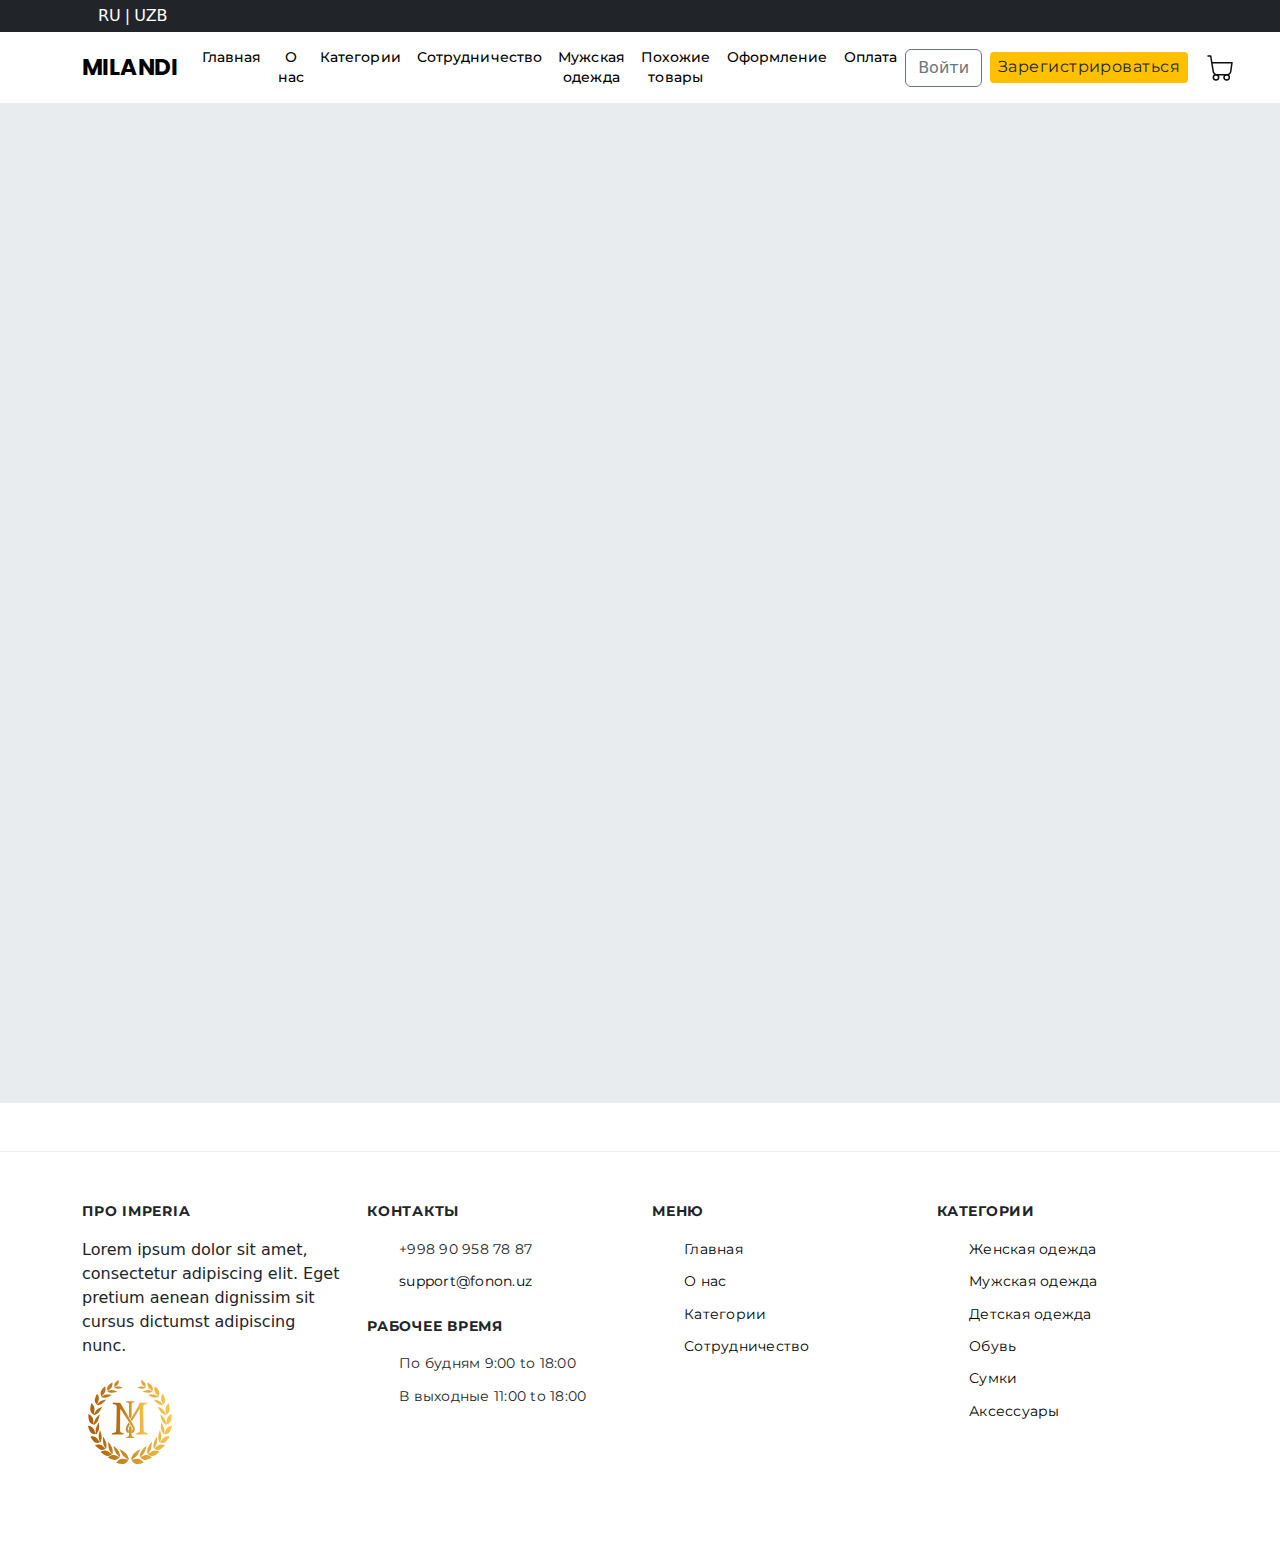
<file: index.html>
<!DOCTYPE html>
<html lang="en">

<head>
  <meta charset="UTF-8">
  <meta name="viewport" content="width=device-width, initial-scale=1.0">
  <title>Project MILANDI</title>
  <link rel="stylesheet" href="./scss/bootstrap.css">
  <link rel="preconnect" href="https://fonts.googleapis.com">
<link rel="preconnect" href="https://fonts.gstatic.com" crossorigin>
<link href="https://fonts.googleapis.com/css2?family=Montserrat:ital,wght@0,100..900;1,100..900&family=Poppins:ital,wght@0,100;0,200;0,300;0,400;0,500;0,600;0,700;0,800;0,900;1,100;1,200;1,300;1,400;1,500;1,600;1,700;1,800;1,900&display=swap" rel="stylesheet">
  <style>
    /* --- Navbar Panel --- */

    .navbar-brand {
      font-family: Poppins;
      font-weight: 700;
      font-size: 23px;
      line-height: 140%;
      letter-spacing: 0.4px;
      color: #000 !important;
    }

    .nav-link {
      font-family: Montserrat;
      font-weight: 500;
      font-size: 14px;
      line-height: 140%;
      letter-spacing: 0.1px;
      text-align: center;
      color: #000 !important;
    }

    .nav-link:hover {
      color: #FFC000 !important;
    }

    .btn-register {
      border-radius: 4px;
      padding-top: 4px;
      padding-right: 8px;
      padding-bottom: 4px;
      padding-left: 8px;
      background-color: #FFC000;
      border: none;
      font-family: Montserrat;
      font-weight: 400;
      font-size: 16px;
      line-height: 140%;
      letter-spacing: 0.44px;
      text-align: center;
      vertical-align: middle;
    }

    /* --- Footer Panel --- */
    footer {
      padding: 50px 0;
      background-color: #fff;
      border-top: 1px solid #eee;
      /* py-5 bg-white border-top border-light */
    }

    .footer-heading {
      font-family: Montserrat;
      font-weight: 600;
      font-size: 14px;
      line-height: 140%;
      letter-spacing: 0.75px;
      text-transform: uppercase;
      margin-bottom: 16px;
      font-weight: bold;
    }

    .footer-links {
      font-family: Montserrat;
      font-weight: 400;
      font-size: 14px;
      line-height: 160%;
      letter-spacing: 0.25px;
      list-style: none;
    }

    .footer-links li {
      margin-bottom: 10px;
    }

    .footer-links a {
      color: #000;
      text-decoration: none;
    }

    .footer-links a:hover {
      color: #FFC000;
      text-decoration: underline;
    }

    .logo-container {
      margin-top: 15px;
    }

    .logo-container img {
      max-width: 96px;
    }
  </style>
</head>

<body>
  <!-- Language selector section -->
  <div class="bg-dark">
    <div class="container">
      <div class="bg-dark text-white py-1 px-3 d-flex">
        <span>RU</span>
        <span class="mx-1">|</span>
        <span>UZB</span>
      </div>
    </div>
  </div>


  <!-- Navbar Section -->
  <header>
    <nav class="navbar navbar-expand-lg navbar-light bg-white">
      <div class="container">
        <a class="navbar-brand" href="./index.html">MILANDI</a>
        <button class="navbar-toggler" type="button" data-bs-toggle="collapse" data-bs-target="#navbarNav"
          aria-controls="navbarNav" aria-expanded="false" aria-label="Toggle navigation">
          <span class="navbar-toggler-icon"></span>
        </button>
        <div class="collapse navbar-collapse" id="navbarNav">
          <ul class="navbar-nav me-auto">
            <li class="nav-item">
              <a class="nav-link" href="./index.html">Главная</a>
            </li>
            <li class="nav-item">
              <a class="nav-link" href="./pages/o_nas.html">О нас</a>
            </li>
            <li class="nav-item">
              <a class="nav-link" href="./pages/categories.html">Категории</a>
            </li>
            <li class="nav-item">
              <a class="nav-link" href="./pages/sotrud.html">Сотрудничество</a>
            </li>
            <li class="nav-item">
              <a class="nav-link" href="./pages/men_filter.html">Мужская одежда</a>
            </li>
            <li class="nav-item">
              <a class="nav-link" href="./pages/poxoj.html">Похожие товары</a>
            </li>
            <li class="nav-item">
              <a class="nav-link" href="./pages/oform.html">Оформление</a>
            </li>
            <li class="nav-item">
              <a class="nav-link" href="./pages/oplata.html">Оплата</a>
            </li>
          </ul>
          <div class="d-flex align-items-center">
            <button class="btn btn-outline-secondary me-2">Войти</button>
            <button class="btn btn-register">Зарегистрироваться</button>
            <a href="#" class="ms-3">
              <img src="./images/cart_logo.svg" alt="cart_logo">
            </a>
          </div>
        </div>
      </div>
    </nav>
  </header>


  <!-- Main Section -->
  <main class="bg-body-secondary" style="height: 1000px;"></main>


  <!-- Footer Section -->
  <footer class="mt-5">
    <div class="container">
      <div class="row">
        <!-- About Column -->
        <div class="col-md-3 mb-4">
          <h5 class="footer-heading">ПРО IMPERIA</h5>
          <p>Lorem ipsum dolor sit amet, consectetur adipiscing elit. Eget pretium aenean dignissim sit cursus dictumst
            adipiscing nunc.</p>
          <div class="logo-container">
            <img
              src="./images/brand_logo.svg" alt="IMPERIA Logo" class="img-fluid">
          </div>
        </div>

        <!-- Contacts Column -->
        <div class="col-md-3 mb-4">
          <h5 class="footer-heading">КОНТАКТЫ</h5>
          <ul class="footer-links">
            <li>+998 90 958 78 87</li>
            <li><a href="mailto:support@fonon.uz">support@fonon.uz</a></li>
          </ul>

          <h5 class="footer-heading mt-4">РАБОЧЕЕ ВРЕМЯ</h5>
          <ul class="footer-links">
            <li>По будням 9:00 to 18:00</li>
            <li>В выходные 11:00 to 18:00</li>
          </ul>
        </div>

        <!-- Menu Column -->
        <div class="col-md-3 mb-4">
          <h5 class="footer-heading">МЕНЮ</h5>
          <ul class="footer-links">
            <li><a href="#">Главная</a></li>
            <li><a href="#">О нас</a></li>
            <li><a href="#">Категории</a></li>
            <li><a href="#">Сотрудничество</a></li>
          </ul>
        </div>

        <!-- Categories Column -->
        <div class="col-md-3 mb-4">
          <h5 class="footer-heading">КАТЕГОРИИ</h5>
          <ul class="footer-links">
            <li><a href="#">Женская одежда</a></li>
            <li><a href="#">Мужская одежда</a></li>
            <li><a href="#">Детская одежда</a></li>
            <li><a href="#">Обувь</a></li>
            <li><a href="#">Сумки</a></li>
            <li><a href="#">Аксессуары</a></li>
          </ul>
        </div>
      </div>
    </div>
  </footer>

  <script src="https://cdn.jsdelivr.net/npm/bootstrap@5.3.3/dist/js/bootstrap.bundle.min.js"
    integrity="sha384-YvpcrYf0tY3lHB60NNkmXc5s9fDVZLESaAA55NDzOxhy9GkcIdslK1eN7N6jIeHz"
    crossorigin="anonymous"></script>
</body>

</html>
</file>
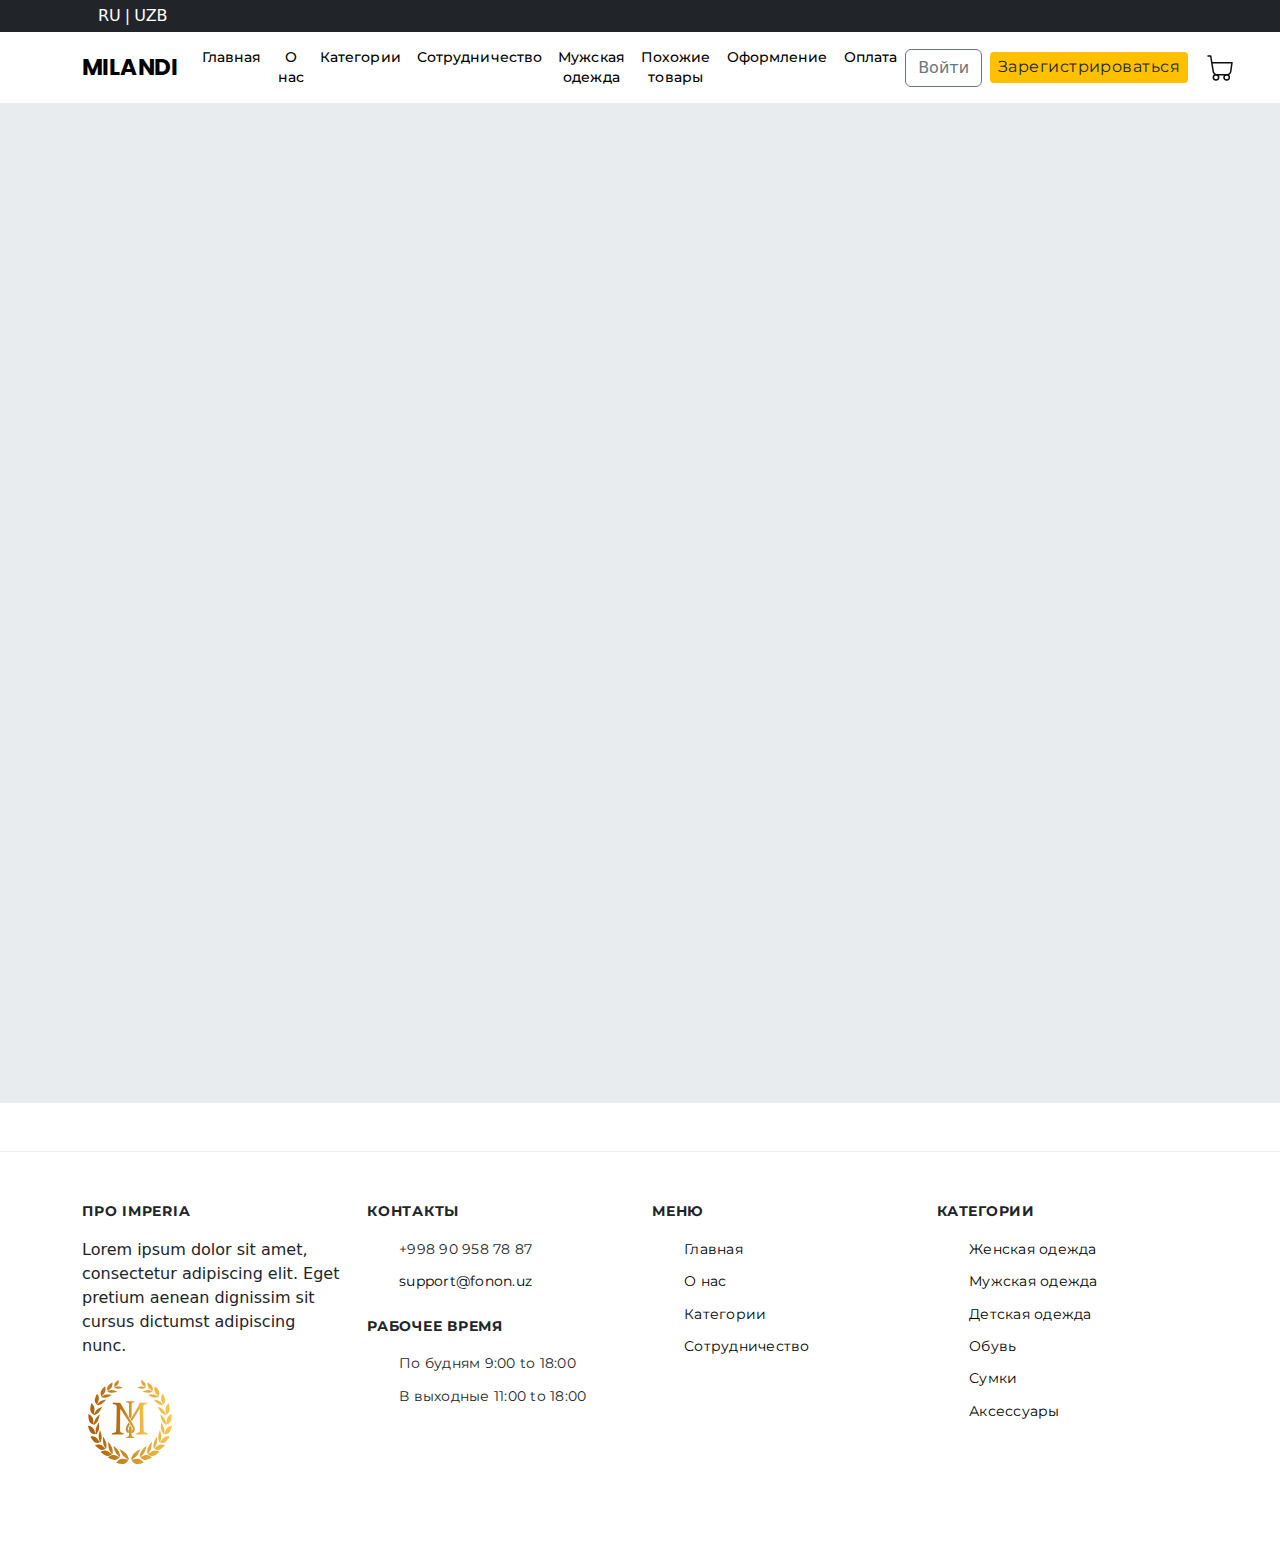
<file: pages/categories.html>
<!DOCTYPE html>
<html lang="en">

<head>
  <meta charset="UTF-8">
  <meta name="viewport" content="width=device-width, initial-scale=1.0">
  <title>Категории</title>
  <link rel="stylesheet" href="../scss/bootstrap.css">
  <link rel="preconnect" href="https://fonts.googleapis.com">
<link rel="preconnect" href="https://fonts.gstatic.com" crossorigin>
<link href="https://fonts.googleapis.com/css2?family=Montserrat:ital,wght@0,100..900;1,100..900&family=Poppins:ital,wght@0,100;0,200;0,300;0,400;0,500;0,600;0,700;0,800;0,900;1,100;1,200;1,300;1,400;1,500;1,600;1,700;1,800;1,900&display=swap" rel="stylesheet">
  <style>
    /* --- Navbar Panel --- */

    .navbar-brand {
      font-family: Poppins;
      font-weight: 700;
      font-size: 23px;
      line-height: 140%;
      letter-spacing: 0.4px;
      color: #000 !important;
    }

    .nav-link {
      font-family: Montserrat;
      font-weight: 500;
      font-size: 14px;
      line-height: 140%;
      letter-spacing: 0.1px;
      text-align: center;
      color: #000 !important;
    }

    .nav-link:hover {
      color: #FFC000 !important;
    }

    .btn-register {
      border-radius: 4px;
      padding-top: 4px;
      padding-right: 8px;
      padding-bottom: 4px;
      padding-left: 8px;
      background-color: #FFC000;
      border: none;
      font-family: Montserrat;
      font-weight: 400;
      font-size: 16px;
      line-height: 140%;
      letter-spacing: 0.44px;
      text-align: center;
      vertical-align: middle;
    }

    /* --- Footer Panel --- */
    footer {
      padding: 50px 0;
      background-color: #fff;
      border-top: 1px solid #eee;
      /* py-5 bg-white border-top border-light */
    }

    .footer-heading {
      font-family: Montserrat;
      font-weight: 600;
      font-size: 14px;
      line-height: 140%;
      letter-spacing: 0.75px;
      text-transform: uppercase;
      margin-bottom: 16px;
      font-weight: bold;
    }

    .footer-links {
      font-family: Montserrat;
      font-weight: 400;
      font-size: 14px;
      line-height: 160%;
      letter-spacing: 0.25px;
      list-style: none;
    }

    .footer-links li {
      margin-bottom: 10px;
    }

    .footer-links a {
      color: #000;
      text-decoration: none;
    }

    .footer-links a:hover {
      color: #FFC000;
      text-decoration: underline;
    }

    .logo-container {
      margin-top: 15px;
    }

    .logo-container img {
      max-width: 96px;
    }
  </style>
</head>

<body>
  <!-- Language selector section -->
  <div class="bg-dark">
    <div class="container">
      <div class="bg-dark text-white py-1 px-3 d-flex">
        <span>RU</span>
        <span class="mx-1">|</span>
        <span>UZB</span>
      </div>
    </div>
  </div>


  <!-- Navbar Section -->
  <header>
    <nav class="navbar navbar-expand-lg navbar-light bg-white">
      <div class="container">
        <a class="navbar-brand" href="../index.html">MILANDI</a>
        <button class="navbar-toggler" type="button" data-bs-toggle="collapse" data-bs-target="#navbarNav"
          aria-controls="navbarNav" aria-expanded="false" aria-label="Toggle navigation">
          <span class="navbar-toggler-icon"></span>
        </button>
        <div class="collapse navbar-collapse" id="navbarNav">
          <ul class="navbar-nav me-auto">
            <li class="nav-item">
              <a class="nav-link" href="../index.html">Главная</a>
            </li>
            <li class="nav-item">
              <a class="nav-link" href="./o_nas.html">О нас</a>
            </li>
            <li class="nav-item">
              <a class="nav-link" href="./categories.html">Категории</a>
            </li>
            <li class="nav-item">
              <a class="nav-link" href="./sotrud.html">Сотрудничество</a>
            </li>
            <li class="nav-item">
              <a class="nav-link" href="./men_filter.html">Мужская одежда</a>
            </li>
            <li class="nav-item">
              <a class="nav-link" href="./poxoj.html">Похожие товары</a>
            </li>
            <li class="nav-item">
              <a class="nav-link" href="./oform.html">Оформление</a>
            </li>
            <li class="nav-item">
              <a class="nav-link" href="./oplata.html">Оплата</a>
            </li>
          </ul>
          <div class="d-flex align-items-center">
            <button class="btn btn-outline-secondary me-2">Войти</button>
            <button class="btn btn-register">Зарегистрироваться</button>
            <a href="#" class="ms-3">
              <img src="../images/cart_logo.svg" alt="cart_logo">
            </a>
          </div>
        </div>
      </div>
    </nav>
  </header>


  <!-- Main Section -->
  <main class="bg-body-secondary" style="height: 1000px;"></main>


  <!-- Footer Section -->
  <footer class="mt-5">
    <div class="container">
      <div class="row">
        <!-- About Column -->
        <div class="col-md-3 mb-4">
          <h5 class="footer-heading">ПРО IMPERIA</h5>
          <p>Lorem ipsum dolor sit amet, consectetur adipiscing elit. Eget pretium aenean dignissim sit cursus dictumst
            adipiscing nunc.</p>
          <div class="logo-container">
            <img
              src="../images/brand_logo.svg" alt="IMPERIA Logo" class="img-fluid">
          </div>
        </div>

        <!-- Contacts Column -->
        <div class="col-md-3 mb-4">
          <h5 class="footer-heading">КОНТАКТЫ</h5>
          <ul class="footer-links">
            <li>+998 90 958 78 87</li>
            <li><a href="mailto:support@fonon.uz">support@fonon.uz</a></li>
          </ul>

          <h5 class="footer-heading mt-4">РАБОЧЕЕ ВРЕМЯ</h5>
          <ul class="footer-links">
            <li>По будням 9:00 to 18:00</li>
            <li>В выходные 11:00 to 18:00</li>
          </ul>
        </div>

        <!-- Menu Column -->
        <div class="col-md-3 mb-4">
          <h5 class="footer-heading">МЕНЮ</h5>
          <ul class="footer-links">
            <li><a href="#">Главная</a></li>
            <li><a href="#">О нас</a></li>
            <li><a href="#">Категории</a></li>
            <li><a href="#">Сотрудничество</a></li>
          </ul>
        </div>

        <!-- Categories Column -->
        <div class="col-md-3 mb-4">
          <h5 class="footer-heading">КАТЕГОРИИ</h5>
          <ul class="footer-links">
            <li><a href="#">Женская одежда</a></li>
            <li><a href="#">Мужская одежда</a></li>
            <li><a href="#">Детская одежда</a></li>
            <li><a href="#">Обувь</a></li>
            <li><a href="#">Сумки</a></li>
            <li><a href="#">Аксессуары</a></li>
          </ul>
        </div>
      </div>
    </div>
  </footer>

  <script src="https://cdn.jsdelivr.net/npm/bootstrap@5.3.3/dist/js/bootstrap.bundle.min.js"
    integrity="sha384-YvpcrYf0tY3lHB60NNkmXc5s9fDVZLESaAA55NDzOxhy9GkcIdslK1eN7N6jIeHz"
    crossorigin="anonymous"></script>
</body>

</html>
</file>
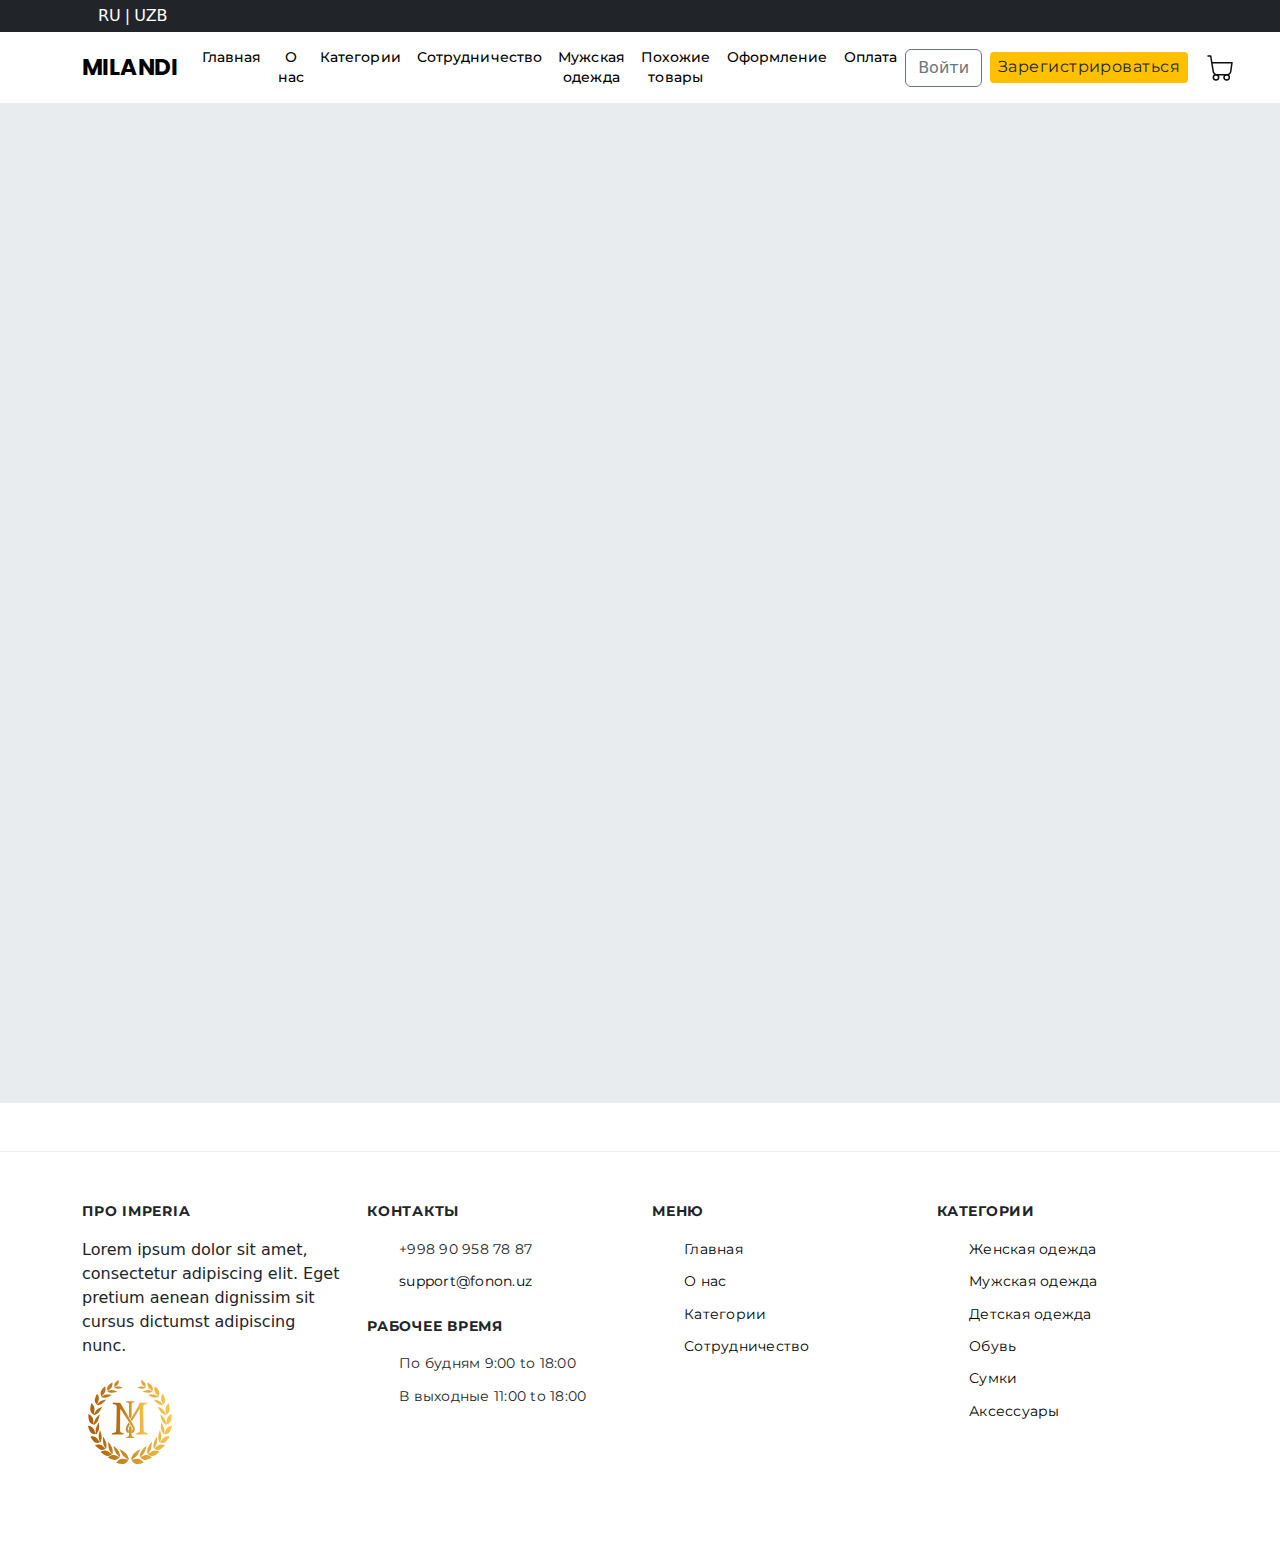
<file: pages/o_nas.html>
<!DOCTYPE html>
<html lang="en">

<head>
  <meta charset="UTF-8">
  <meta name="viewport" content="width=device-width, initial-scale=1.0">
  <title>О нас</title>
  <link rel="stylesheet" href="../scss/bootstrap.css">
  <link rel="preconnect" href="https://fonts.googleapis.com">
<link rel="preconnect" href="https://fonts.gstatic.com" crossorigin>
<link href="https://fonts.googleapis.com/css2?family=Montserrat:ital,wght@0,100..900;1,100..900&family=Poppins:ital,wght@0,100;0,200;0,300;0,400;0,500;0,600;0,700;0,800;0,900;1,100;1,200;1,300;1,400;1,500;1,600;1,700;1,800;1,900&display=swap" rel="stylesheet">
  <style>
    /* --- Navbar Panel --- */

    .navbar-brand {
      font-family: Poppins;
      font-weight: 700;
      font-size: 23px;
      line-height: 140%;
      letter-spacing: 0.4px;
      color: #000 !important;
    }

    .nav-link {
      font-family: Montserrat;
      font-weight: 500;
      font-size: 14px;
      line-height: 140%;
      letter-spacing: 0.1px;
      text-align: center;
      color: #000 !important;
    }

    .nav-link:hover {
      color: #FFC000 !important;
    }

    .btn-register {
      border-radius: 4px;
      padding-top: 4px;
      padding-right: 8px;
      padding-bottom: 4px;
      padding-left: 8px;
      background-color: #FFC000;
      border: none;
      font-family: Montserrat;
      font-weight: 400;
      font-size: 16px;
      line-height: 140%;
      letter-spacing: 0.44px;
      text-align: center;
      vertical-align: middle;
    }

    /* --- Footer Panel --- */
    footer {
      padding: 50px 0;
      background-color: #fff;
      border-top: 1px solid #eee;
      /* py-5 bg-white border-top border-light */
    }

    .footer-heading {
      font-family: Montserrat;
      font-weight: 600;
      font-size: 14px;
      line-height: 140%;
      letter-spacing: 0.75px;
      text-transform: uppercase;
      margin-bottom: 16px;
      font-weight: bold;
    }

    .footer-links {
      font-family: Montserrat;
      font-weight: 400;
      font-size: 14px;
      line-height: 160%;
      letter-spacing: 0.25px;
      list-style: none;
    }

    .footer-links li {
      margin-bottom: 10px;
    }

    .footer-links a {
      color: #000;
      text-decoration: none;
    }

    .footer-links a:hover {
      color: #FFC000;
      text-decoration: underline;
    }

    .logo-container {
      margin-top: 15px;
    }

    .logo-container img {
      max-width: 96px;
    }
  </style>
</head>

<body>
  <!-- Language selector section -->
  <div class="bg-dark">
    <div class="container">
      <div class="bg-dark text-white py-1 px-3 d-flex">
        <span>RU</span>
        <span class="mx-1">|</span>
        <span>UZB</span>
      </div>
    </div>
  </div>


  <!-- Navbar Section -->
  <header>
    <nav class="navbar navbar-expand-lg navbar-light bg-white">
      <div class="container">
        <a class="navbar-brand" href="../index.html">MILANDI</a>
        <button class="navbar-toggler" type="button" data-bs-toggle="collapse" data-bs-target="#navbarNav"
          aria-controls="navbarNav" aria-expanded="false" aria-label="Toggle navigation">
          <span class="navbar-toggler-icon"></span>
        </button>
        <div class="collapse navbar-collapse" id="navbarNav">
          <ul class="navbar-nav me-auto">
            <li class="nav-item">
              <a class="nav-link" href="../index.html">Главная</a>
            </li>
            <li class="nav-item">
              <a class="nav-link" href="./o_nas.html">О нас</a>
            </li>
            <li class="nav-item">
              <a class="nav-link" href="./categories.html">Категории</a>
            </li>
            <li class="nav-item">
              <a class="nav-link" href="./sotrud.html">Сотрудничество</a>
            </li>
            <li class="nav-item">
              <a class="nav-link" href="./men_filter.html">Мужская одежда</a>
            </li>
            <li class="nav-item">
              <a class="nav-link" href="./poxoj.html">Похожие товары</a>
            </li>
            <li class="nav-item">
              <a class="nav-link" href="./oform.html">Оформление</a>
            </li>
            <li class="nav-item">
              <a class="nav-link" href="./oplata.html">Оплата</a>
            </li>
          </ul>
          <div class="d-flex align-items-center">
            <button class="btn btn-outline-secondary me-2">Войти</button>
            <button class="btn btn-register">Зарегистрироваться</button>
            <a href="#" class="ms-3">
              <img src="../images/cart_logo.svg" alt="cart_logo">
            </a>
          </div>
        </div>
      </div>
    </nav>
  </header>


  <!-- Main Section -->
  <main class="bg-body-secondary" style="height: 1000px;"></main>


  <!-- Footer Section -->
  <footer class="mt-5">
    <div class="container">
      <div class="row">
        <!-- About Column -->
        <div class="col-md-3 mb-4">
          <h5 class="footer-heading">ПРО IMPERIA</h5>
          <p>Lorem ipsum dolor sit amet, consectetur adipiscing elit. Eget pretium aenean dignissim sit cursus dictumst
            adipiscing nunc.</p>
          <div class="logo-container">
            <img
              src="../images/brand_logo.svg" alt="IMPERIA Logo" class="img-fluid">
          </div>
        </div>

        <!-- Contacts Column -->
        <div class="col-md-3 mb-4">
          <h5 class="footer-heading">КОНТАКТЫ</h5>
          <ul class="footer-links">
            <li>+998 90 958 78 87</li>
            <li><a href="mailto:support@fonon.uz">support@fonon.uz</a></li>
          </ul>

          <h5 class="footer-heading mt-4">РАБОЧЕЕ ВРЕМЯ</h5>
          <ul class="footer-links">
            <li>По будням 9:00 to 18:00</li>
            <li>В выходные 11:00 to 18:00</li>
          </ul>
        </div>

        <!-- Menu Column -->
        <div class="col-md-3 mb-4">
          <h5 class="footer-heading">МЕНЮ</h5>
          <ul class="footer-links">
            <li><a href="#">Главная</a></li>
            <li><a href="#">О нас</a></li>
            <li><a href="#">Категории</a></li>
            <li><a href="#">Сотрудничество</a></li>
          </ul>
        </div>

        <!-- Categories Column -->
        <div class="col-md-3 mb-4">
          <h5 class="footer-heading">КАТЕГОРИИ</h5>
          <ul class="footer-links">
            <li><a href="#">Женская одежда</a></li>
            <li><a href="#">Мужская одежда</a></li>
            <li><a href="#">Детская одежда</a></li>
            <li><a href="#">Обувь</a></li>
            <li><a href="#">Сумки</a></li>
            <li><a href="#">Аксессуары</a></li>
          </ul>
        </div>
      </div>
    </div>
  </footer>

  <script src="https://cdn.jsdelivr.net/npm/bootstrap@5.3.3/dist/js/bootstrap.bundle.min.js"
    integrity="sha384-YvpcrYf0tY3lHB60NNkmXc5s9fDVZLESaAA55NDzOxhy9GkcIdslK1eN7N6jIeHz"
    crossorigin="anonymous"></script>
</body>

</html>
</file>
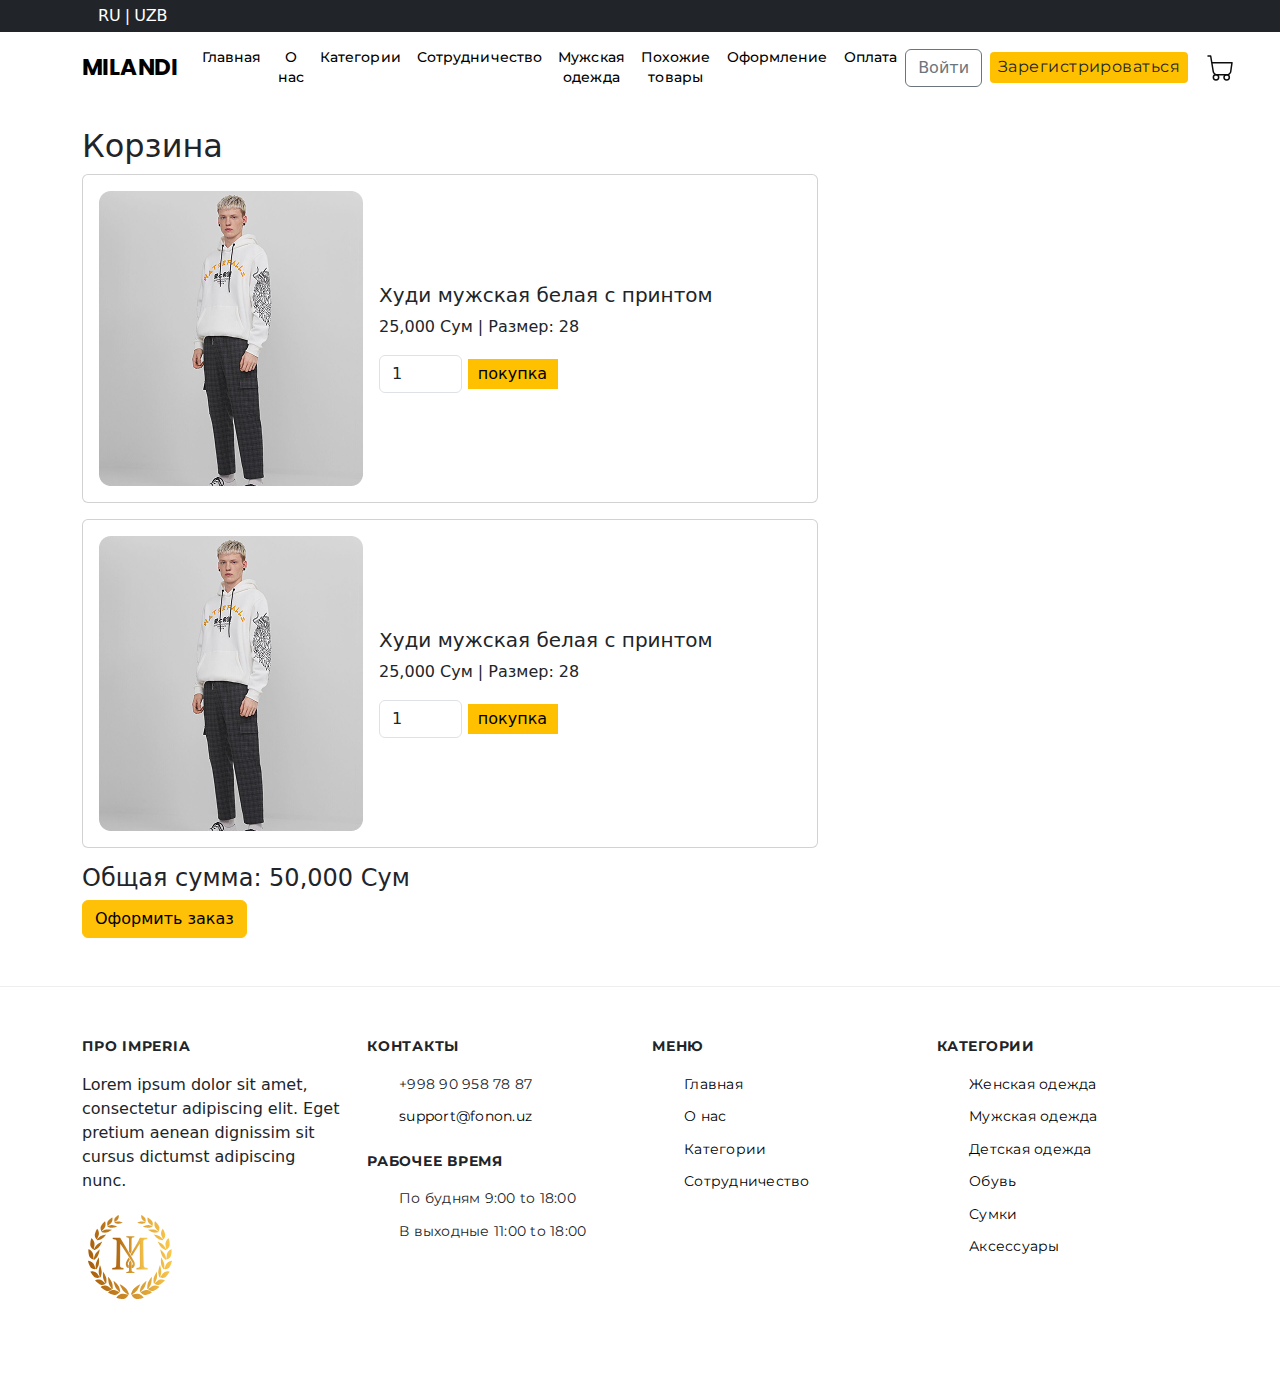
<file: pages/oform.html>
<!DOCTYPE html>
<html lang="en">

<head>
  <meta charset="UTF-8">
  <meta name="viewport" content="width=device-width, initial-scale=1.0">
  <title>Оформление</title>
  <link rel="stylesheet" href="../scss/bootstrap.css">
  <link rel="preconnect" href="https://fonts.googleapis.com">
<link rel="preconnect" href="https://fonts.gstatic.com" crossorigin>
<link href="https://fonts.googleapis.com/css2?family=Montserrat:ital,wght@0,100..900;1,100..900&family=Poppins:ital,wght@0,100;0,200;0,300;0,400;0,500;0,600;0,700;0,800;0,900;1,100;1,200;1,300;1,400;1,500;1,600;1,700;1,800;1,900&display=swap" rel="stylesheet">
  <style>
    /* --- Navbar Panel --- */

    .navbar-brand {
      font-family: Poppins;
      font-weight: 700;
      font-size: 23px;
      line-height: 140%;
      letter-spacing: 0.4px;
      color: #000 !important;
    }

    .nav-link {
      font-family: Montserrat;
      font-weight: 500;
      font-size: 14px;
      line-height: 140%;
      letter-spacing: 0.1px;
      text-align: center;
      color: #000 !important;
    }

    .nav-link:hover {
      color: #FFC000 !important;
    }

    .btn-register {
      border-radius: 4px;
      padding-top: 4px;
      padding-right: 8px;
      padding-bottom: 4px;
      padding-left: 8px;
      background-color: #FFC000;
      border: none;
      font-family: Montserrat;
      font-weight: 400;
      font-size: 16px;
      line-height: 140%;
      letter-spacing: 0.44px;
      text-align: center;
      vertical-align: middle;
    }

    /* --- Footer Panel --- */
    footer {
      padding: 50px 0;
      background-color: #fff;
      border-top: 1px solid #eee;
      /* py-5 bg-white border-top border-light */
    }

    .footer-heading {
      font-family: Montserrat;
      font-weight: 600;
      font-size: 14px;
      line-height: 140%;
      letter-spacing: 0.75px;
      text-transform: uppercase;
      margin-bottom: 16px;
      font-weight: bold;
    }

    .footer-links {
      font-family: Montserrat;
      font-weight: 400;
      font-size: 14px;
      line-height: 160%;
      letter-spacing: 0.25px;
      list-style: none;
    }

    .footer-links li {
      margin-bottom: 10px;
    }

    .footer-links a {
      color: #000;
      text-decoration: none;
    }

    .footer-links a:hover {
      color: #FFC000;
      text-decoration: underline;
    }

    .logo-container {
      margin-top: 15px;
    }

    .logo-container img {
      max-width: 96px;
    }
  </style>
  <style>
    .right{
      padding: 25px 98px 34px 30px;

    }
    .right h2{
      width: 512px;
height: 34px;
top: 209px;
left: 442px;
font-family: Montserrat;
font-weight: 700;
font-size: 24px;
line-height: 140%;
letter-spacing: 0%;
color: #040921;
margin-bottom: 60px;



    }
    .right p{
      color: #000000;

      width: 754px;
height: 66px;
top: 314px;
left: 441px;
font-family: Montserrat;
font-weight: 400;
font-size: 14px;
line-height: 160%;
letter-spacing: 0.25px;




    }
    .xudi{
      display: flex;
      margin-top: 73px;
      margin-bottom: 24px;
      align-items: center;
    }
    .xudii{
      display: flex;

      align-items: center;
    }
    
  </style>
</head>

<body>
  <!-- Language selector section -->
  <div class="bg-dark">
    <div class="container">
      <div class="bg-dark text-white py-1 px-3 d-flex">
        <span>RU</span>
        <span class="mx-1">|</span>
        <span>UZB</span>
      </div>
    </div>
  </div>


  <!-- Navbar Section -->
  <header>
    <nav class="navbar navbar-expand-lg navbar-light bg-white">
      <div class="container">
        <a class="navbar-brand" href="../index.html">MILANDI</a>
        <button class="navbar-toggler" type="button" data-bs-toggle="collapse" data-bs-target="#navbarNav"
          aria-controls="navbarNav" aria-expanded="false" aria-label="Toggle navigation">
          <span class="navbar-toggler-icon"></span>
        </button>
        <div class="collapse navbar-collapse" id="navbarNav">
          <ul class="navbar-nav me-auto">
            <li class="nav-item">
              <a class="nav-link" href="../index.html">Главная</a>
            </li>
            <li class="nav-item">
              <a class="nav-link" href="./o_nas.html">О нас</a>
            </li>
            <li class="nav-item">
              <a class="nav-link" href="./categories.html">Категории</a>
            </li>
            <li class="nav-item">
              <a class="nav-link" href="./sotrud.html">Сотрудничество</a>
            </li>
            <li class="nav-item">
              <a class="nav-link" href="./men_filter.html">Мужская одежда</a>
            </li>
            <li class="nav-item">
              <a class="nav-link" href="./poxoj.html">Похожие товары</a>
            </li>
            <li class="nav-item">
              <a class="nav-link" href="./oform.html">Оформление</a>
            </li>
            <li class="nav-item">
              <a class="nav-link" href="./oplata.html">Оплата</a>
            </li>
          </ul>
          <div class="d-flex align-items-center">
            <button class="btn btn-outline-secondary me-2">Войти</button>
            <button class="btn btn-register">Зарегистрироваться</button>
            <a href="#" class="ms-3">
              <img src="../images/cart_logo.svg" alt="cart_logo">
            </a>
          </div>
        </div>
      </div>
    </nav>
  </header>
 


  <!-- Main Section -->
  <!-- <main class="bg-body-secondary" style="height: 1000px;"></main> -->
<!-- <main>
<div class="container">
  <div class="xudi">
    <div class="left">
<img src="/images/form/240x240_akvarel 2.png" alt="">
    </div>
    <div class="right">
     <h2>Худи мужская белая с принтом.</h2>
     <p>Lorem ipsum dolor sit amet, consectetur adipiscing elit. Eget tellus purus, id pretium viverra rutrum. Et blandit nunc a pellentesque in cras facilisis sapien, dictum. At vel egestas urna morbi tortor leo ut. In curabitur at pretium vulputate in. Porta bibendum feugiat congue id rhoncus. Vel semper enim, eget.</p>
<div style="display: flex;">
  <p>25.000 Сум</p>
</div>
<button style="width: 90px;height: 30px;border: none;background: #FFC000;color: #000;">покупка</button>
    </div>
  </div>
</div> -->
<!-- </main>
<main>
  <div class="container">
    <div class="xudii">
      <div class="left">
  <img src="/images/form/240x240_akvarel 2.png" alt="">
      </div>
      <div class="right">
       <h2>Худи мужская белая с принтом.</h2>
       <p>Lorem ipsum dolor sit amet, consectetur adipiscing elit. Eget tellus purus, id pretium viverra rutrum. Et blandit nunc a pellentesque in cras facilisis sapien, dictum. At vel egestas urna morbi tortor leo ut. In curabitur at pretium vulputate in. Porta bibendum feugiat congue id rhoncus. Vel semper enim, eget.</p>
  <div style="display: flex;">
    <p>25.000 Сум</p>
  </div>
  <button style="width: 90px;height: 30px;border: none;background: #FFC000;color: #000;">покупка</button>
      </div>
    </div>
  </div>
  </main> -->
<main>
  <div class="container mt-4">
    <h2>Корзина</h2>
    <div class="row">
        <div class="col-md-8">
            <div class="card mb-3 p-3 d-flex flex-row align-items-center">
                <img src="/images/form/240x240_akvarel 2.png" class="me-3" alt="Product Image">
                <div>
                    <h5>Худи мужская белая с принтом</h5>
                    <p>25,000 Сум | Размер: 28</p>
                    <input type="number" class="form-control w-25 d-inline" value="1">
                    <button style="width: 90px;height: 30px;border: none;background: #FFC000;color: #000;">покупка</button>
                </div>
            </div>
            <div class="card mb-3 p-3 d-flex flex-row align-items-center">
                <img src="/images/form/240x240_akvarel 2.png" class="me-3" alt="Product Image">
                <div>
                    <h5>Худи мужская белая с принтом</h5>
                    <p>25,000 Сум | Размер: 28</p>
                    <input type="number" class="form-control w-25 d-inline" value="1">
                    <button style="width: 90px;height: 30px;border: none;background: #FFC000;color: #000;">покупка</button>
                </div>
            </div>
            <h4>Общая сумма: 50,000 Сум</h4>
            <button class="btn btn-warning">Оформить заказ</button>
        </div>

       


</main>
  <!-- Footer Section -->
  <footer class="mt-5">
    <div class="container">
      <div class="row">
        <!-- About Column -->
        <div class="col-md-3 mb-4">
          <h5 class="footer-heading">ПРО IMPERIA</h5>
          <p>Lorem ipsum dolor sit amet, consectetur adipiscing elit. Eget pretium aenean dignissim sit cursus dictumst
            adipiscing nunc.</p>
          <div class="logo-container">
            <img
              src="../images/brand_logo.svg" alt="IMPERIA Logo" class="img-fluid">
          </div>
        </div>

        <!-- Contacts Column -->
        <div class="col-md-3 mb-4">
          <h5 class="footer-heading">КОНТАКТЫ</h5>
          <ul class="footer-links">
            <li>+998 90 958 78 87</li>
            <li><a href="mailto:support@fonon.uz">support@fonon.uz</a></li>
          </ul>

          <h5 class="footer-heading mt-4">РАБОЧЕЕ ВРЕМЯ</h5>
          <ul class="footer-links">
            <li>По будням 9:00 to 18:00</li>
            <li>В выходные 11:00 to 18:00</li>
          </ul>
        </div>

        <!-- Menu Column -->
        <div class="col-md-3 mb-4">
          <h5 class="footer-heading">МЕНЮ</h5>
          <ul class="footer-links">
            <li><a href="#">Главная</a></li>
            <li><a href="#">О нас</a></li>
            <li><a href="#">Категории</a></li>
            <li><a href="#">Сотрудничество</a></li>
          </ul>
        </div>

        <!-- Categories Column -->
        <div class="col-md-3 mb-4">
          <h5 class="footer-heading">КАТЕГОРИИ</h5>
          <ul class="footer-links">
            <li><a href="#">Женская одежда</a></li>
            <li><a href="#">Мужская одежда</a></li>
            <li><a href="#">Детская одежда</a></li>
            <li><a href="#">Обувь</a></li>
            <li><a href="#">Сумки</a></li>
            <li><a href="#">Аксессуары</a></li>
          </ul>
        </div>
      </div>
    </div>
  </footer>

  <script src="https://cdn.jsdelivr.net/npm/bootstrap@5.3.3/dist/js/bootstrap.bundle.min.js"
    integrity="sha384-YvpcrYf0tY3lHB60NNkmXc5s9fDVZLESaAA55NDzOxhy9GkcIdslK1eN7N6jIeHz"
    crossorigin="anonymous"></script>
</body>

</html>
</file>
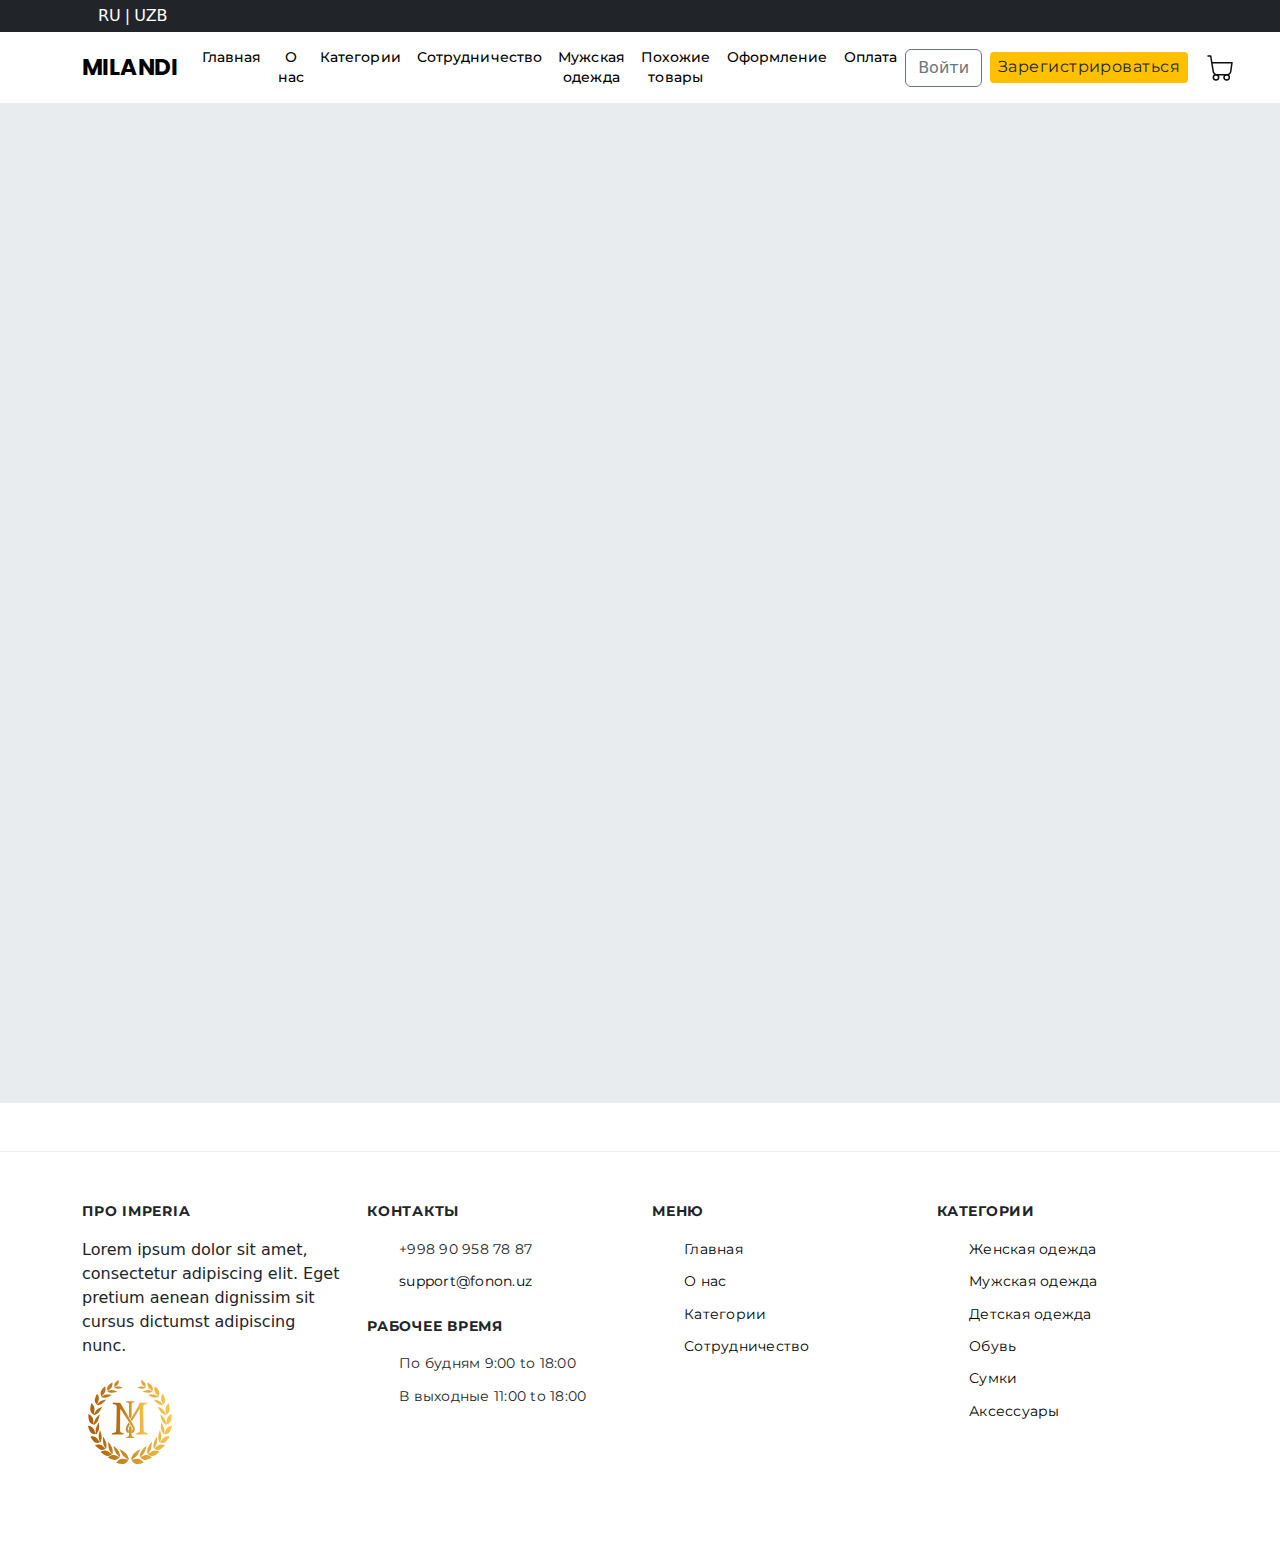
<file: pages/oform_last.html>
<!DOCTYPE html>
<html lang="en">

<head>
  <meta charset="UTF-8">
  <meta name="viewport" content="width=device-width, initial-scale=1.0">
  <title>Оформление</title>
  <link rel="stylesheet" href="../scss/bootstrap.css">
  <link rel="preconnect" href="https://fonts.googleapis.com">
<link rel="preconnect" href="https://fonts.gstatic.com" crossorigin>
<link href="https://fonts.googleapis.com/css2?family=Montserrat:ital,wght@0,100..900;1,100..900&family=Poppins:ital,wght@0,100;0,200;0,300;0,400;0,500;0,600;0,700;0,800;0,900;1,100;1,200;1,300;1,400;1,500;1,600;1,700;1,800;1,900&display=swap" rel="stylesheet">
  <style>
    /* --- Navbar Panel --- */

    .navbar-brand {
      font-family: Poppins;
      font-weight: 700;
      font-size: 23px;
      line-height: 140%;
      letter-spacing: 0.4px;
      color: #000 !important;
    }

    .nav-link {
      font-family: Montserrat;
      font-weight: 500;
      font-size: 14px;
      line-height: 140%;
      letter-spacing: 0.1px;
      text-align: center;
      color: #000 !important;
    }

    .nav-link:hover {
      color: #FFC000 !important;
    }

    .btn-register {
      border-radius: 4px;
      padding-top: 4px;
      padding-right: 8px;
      padding-bottom: 4px;
      padding-left: 8px;
      background-color: #FFC000;
      border: none;
      font-family: Montserrat;
      font-weight: 400;
      font-size: 16px;
      line-height: 140%;
      letter-spacing: 0.44px;
      text-align: center;
      vertical-align: middle;
    }

    /* --- Footer Panel --- */
    footer {
      padding: 50px 0;
      background-color: #fff;
      border-top: 1px solid #eee;
      /* py-5 bg-white border-top border-light */
    }

    .footer-heading {
      font-family: Montserrat;
      font-weight: 600;
      font-size: 14px;
      line-height: 140%;
      letter-spacing: 0.75px;
      text-transform: uppercase;
      margin-bottom: 16px;
      font-weight: bold;
    }

    .footer-links {
      font-family: Montserrat;
      font-weight: 400;
      font-size: 14px;
      line-height: 160%;
      letter-spacing: 0.25px;
      list-style: none;
    }

    .footer-links li {
      margin-bottom: 10px;
    }

    .footer-links a {
      color: #000;
      text-decoration: none;
    }

    .footer-links a:hover {
      color: #FFC000;
      text-decoration: underline;
    }

    .logo-container {
      margin-top: 15px;
    }

    .logo-container img {
      max-width: 96px;
    }
  </style>
</head>

<body>
  <!-- Language selector section -->
  <div class="bg-dark">
    <div class="container">
      <div class="bg-dark text-white py-1 px-3 d-flex">
        <span>RU</span>
        <span class="mx-1">|</span>
        <span>UZB</span>
      </div>
    </div>
  </div>


  <!-- Navbar Section -->
  <header>
    <nav class="navbar navbar-expand-lg navbar-light bg-white">
      <div class="container">
        <a class="navbar-brand" href="../index.html">MILANDI</a>
        <button class="navbar-toggler" type="button" data-bs-toggle="collapse" data-bs-target="#navbarNav"
          aria-controls="navbarNav" aria-expanded="false" aria-label="Toggle navigation">
          <span class="navbar-toggler-icon"></span>
        </button>
        <div class="collapse navbar-collapse" id="navbarNav">
          <ul class="navbar-nav me-auto">
            <li class="nav-item">
              <a class="nav-link" href="../index.html">Главная</a>
            </li>
            <li class="nav-item">
              <a class="nav-link" href="./o_nas.html">О нас</a>
            </li>
            <li class="nav-item">
              <a class="nav-link" href="./categories.html">Категории</a>
            </li>
            <li class="nav-item">
              <a class="nav-link" href="./sotrud.html">Сотрудничество</a>
            </li>
            <li class="nav-item">
              <a class="nav-link" href="./men_filter.html">Мужская одежда</a>
            </li>
            <li class="nav-item">
              <a class="nav-link" href="./poxoj.html">Похожие товары</a>
            </li>
            <li class="nav-item">
              <a class="nav-link" href="./oform.html">Оформление</a>
            </li>
            <li class="nav-item">
              <a class="nav-link" href="./oplata.html">Оплата</a>
            </li>
          </ul>
          <div class="d-flex align-items-center">
            <button class="btn btn-outline-secondary me-2">Войти</button>
            <button class="btn btn-register">Зарегистрироваться</button>
            <a href="#" class="ms-3">
              <img src="../images/cart_logo.svg" alt="cart_logo">
            </a>
          </div>
        </div>
      </div>
    </nav>
  </header>


  <!-- Main Section -->
  <main class="bg-body-secondary" style="height: 1000px;"></main>


  <!-- Footer Section -->
  <footer class="mt-5">
    <div class="container">
      <div class="row">
        <!-- About Column -->
        <div class="col-md-3 mb-4">
          <h5 class="footer-heading">ПРО IMPERIA</h5>
          <p>Lorem ipsum dolor sit amet, consectetur adipiscing elit. Eget pretium aenean dignissim sit cursus dictumst
            adipiscing nunc.</p>
          <div class="logo-container">
            <img
              src="../images/brand_logo.svg" alt="IMPERIA Logo" class="img-fluid">
          </div>
        </div>

        <!-- Contacts Column -->
        <div class="col-md-3 mb-4">
          <h5 class="footer-heading">КОНТАКТЫ</h5>
          <ul class="footer-links">
            <li>+998 90 958 78 87</li>
            <li><a href="mailto:support@fonon.uz">support@fonon.uz</a></li>
          </ul>

          <h5 class="footer-heading mt-4">РАБОЧЕЕ ВРЕМЯ</h5>
          <ul class="footer-links">
            <li>По будням 9:00 to 18:00</li>
            <li>В выходные 11:00 to 18:00</li>
          </ul>
        </div>

        <!-- Menu Column -->
        <div class="col-md-3 mb-4">
          <h5 class="footer-heading">МЕНЮ</h5>
          <ul class="footer-links">
            <li><a href="#">Главная</a></li>
            <li><a href="#">О нас</a></li>
            <li><a href="#">Категории</a></li>
            <li><a href="#">Сотрудничество</a></li>
          </ul>
        </div>

        <!-- Categories Column -->
        <div class="col-md-3 mb-4">
          <h5 class="footer-heading">КАТЕГОРИИ</h5>
          <ul class="footer-links">
            <li><a href="#">Женская одежда</a></li>
            <li><a href="#">Мужская одежда</a></li>
            <li><a href="#">Детская одежда</a></li>
            <li><a href="#">Обувь</a></li>
            <li><a href="#">Сумки</a></li>
            <li><a href="#">Аксессуары</a></li>
          </ul>
        </div>
      </div>
    </div>
  </footer>

  <script src="https://cdn.jsdelivr.net/npm/bootstrap@5.3.3/dist/js/bootstrap.bundle.min.js"
    integrity="sha384-YvpcrYf0tY3lHB60NNkmXc5s9fDVZLESaAA55NDzOxhy9GkcIdslK1eN7N6jIeHz"
    crossorigin="anonymous"></script>
</body>

</html>
</file>
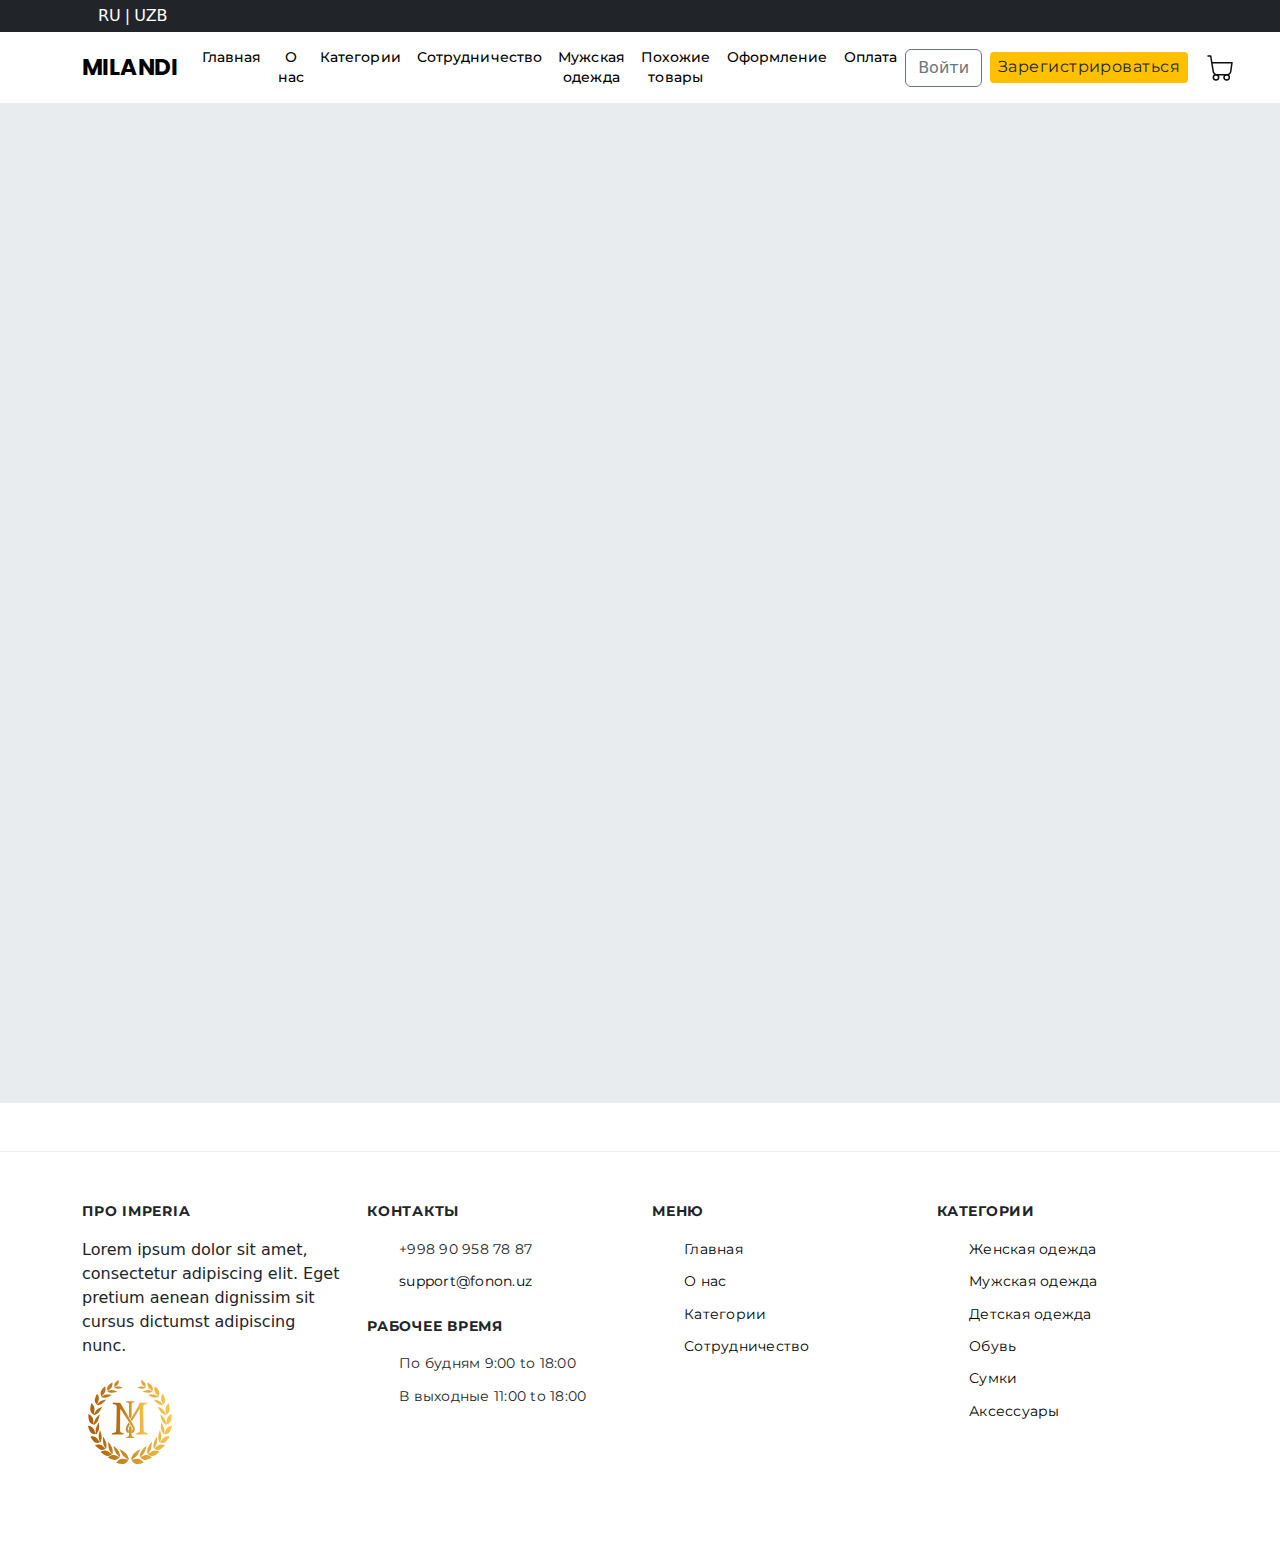
<file: pages/oplata.html>
<!DOCTYPE html>
<html lang="en">

<head>
  <meta charset="UTF-8">
  <meta name="viewport" content="width=device-width, initial-scale=1.0">
  <title>Оплата</title>
  <link rel="stylesheet" href="../scss/bootstrap.css">
  <link rel="preconnect" href="https://fonts.googleapis.com">
<link rel="preconnect" href="https://fonts.gstatic.com" crossorigin>
<link href="https://fonts.googleapis.com/css2?family=Montserrat:ital,wght@0,100..900;1,100..900&family=Poppins:ital,wght@0,100;0,200;0,300;0,400;0,500;0,600;0,700;0,800;0,900;1,100;1,200;1,300;1,400;1,500;1,600;1,700;1,800;1,900&display=swap" rel="stylesheet">
  <style>
    /* --- Navbar Panel --- */

    .navbar-brand {
      font-family: Poppins;
      font-weight: 700;
      font-size: 23px;
      line-height: 140%;
      letter-spacing: 0.4px;
      color: #000 !important;
    }

    .nav-link {
      font-family: Montserrat;
      font-weight: 500;
      font-size: 14px;
      line-height: 140%;
      letter-spacing: 0.1px;
      text-align: center;
      color: #000 !important;
    }

    .nav-link:hover {
      color: #FFC000 !important;
    }

    .btn-register {
      border-radius: 4px;
      padding-top: 4px;
      padding-right: 8px;
      padding-bottom: 4px;
      padding-left: 8px;
      background-color: #FFC000;
      border: none;
      font-family: Montserrat;
      font-weight: 400;
      font-size: 16px;
      line-height: 140%;
      letter-spacing: 0.44px;
      text-align: center;
      vertical-align: middle;
    }

    /* --- Footer Panel --- */
    footer {
      padding: 50px 0;
      background-color: #fff;
      border-top: 1px solid #eee;
      /* py-5 bg-white border-top border-light */
    }

    .footer-heading {
      font-family: Montserrat;
      font-weight: 600;
      font-size: 14px;
      line-height: 140%;
      letter-spacing: 0.75px;
      text-transform: uppercase;
      margin-bottom: 16px;
      font-weight: bold;
    }

    .footer-links {
      font-family: Montserrat;
      font-weight: 400;
      font-size: 14px;
      line-height: 160%;
      letter-spacing: 0.25px;
      list-style: none;
    }

    .footer-links li {
      margin-bottom: 10px;
    }

    .footer-links a {
      color: #000;
      text-decoration: none;
    }

    .footer-links a:hover {
      color: #FFC000;
      text-decoration: underline;
    }

    .logo-container {
      margin-top: 15px;
    }

    .logo-container img {
      max-width: 96px;
    }
  </style>
</head>

<body>
  <!-- Language selector section -->
  <div class="bg-dark">
    <div class="container">
      <div class="bg-dark text-white py-1 px-3 d-flex">
        <span>RU</span>
        <span class="mx-1">|</span>
        <span>UZB</span>
      </div>
    </div>
  </div>


  <!-- Navbar Section -->
  <header>
    <nav class="navbar navbar-expand-lg navbar-light bg-white">
      <div class="container">
        <a class="navbar-brand" href="../index.html">MILANDI</a>
        <button class="navbar-toggler" type="button" data-bs-toggle="collapse" data-bs-target="#navbarNav"
          aria-controls="navbarNav" aria-expanded="false" aria-label="Toggle navigation">
          <span class="navbar-toggler-icon"></span>
        </button>
        <div class="collapse navbar-collapse" id="navbarNav">
          <ul class="navbar-nav me-auto">
            <li class="nav-item">
              <a class="nav-link" href="../index.html">Главная</a>
            </li>
            <li class="nav-item">
              <a class="nav-link" href="./o_nas.html">О нас</a>
            </li>
            <li class="nav-item">
              <a class="nav-link" href="./categories.html">Категории</a>
            </li>
            <li class="nav-item">
              <a class="nav-link" href="./sotrud.html">Сотрудничество</a>
            </li>
            <li class="nav-item">
              <a class="nav-link" href="./men_filter.html">Мужская одежда</a>
            </li>
            <li class="nav-item">
              <a class="nav-link" href="./poxoj.html">Похожие товары</a>
            </li>
            <li class="nav-item">
              <a class="nav-link" href="./oform.html">Оформление</a>
            </li>
            <li class="nav-item">
              <a class="nav-link" href="./oplata.html">Оплата</a>
            </li>
          </ul>
          <div class="d-flex align-items-center">
            <button class="btn btn-outline-secondary me-2">Войти</button>
            <button class="btn btn-register">Зарегистрироваться</button>
            <a href="#" class="ms-3">
              <img src="../images/cart_logo.svg" alt="cart_logo">
            </a>
          </div>
        </div>
      </div>
    </nav>
  </header>


  <!-- Main Section -->
  <main class="bg-body-secondary" style="height: 1000px;"></main>


  <!-- Footer Section -->
  <footer class="mt-5">
    <div class="container">
      <div class="row">
        <!-- About Column -->
        <div class="col-md-3 mb-4">
          <h5 class="footer-heading">ПРО IMPERIA</h5>
          <p>Lorem ipsum dolor sit amet, consectetur adipiscing elit. Eget pretium aenean dignissim sit cursus dictumst
            adipiscing nunc.</p>
          <div class="logo-container">
            <img
              src="../images/brand_logo.svg" alt="IMPERIA Logo" class="img-fluid">
          </div>
        </div>

        <!-- Contacts Column -->
        <div class="col-md-3 mb-4">
          <h5 class="footer-heading">КОНТАКТЫ</h5>
          <ul class="footer-links">
            <li>+998 90 958 78 87</li>
            <li><a href="mailto:support@fonon.uz">support@fonon.uz</a></li>
          </ul>

          <h5 class="footer-heading mt-4">РАБОЧЕЕ ВРЕМЯ</h5>
          <ul class="footer-links">
            <li>По будням 9:00 to 18:00</li>
            <li>В выходные 11:00 to 18:00</li>
          </ul>
        </div>

        <!-- Menu Column -->
        <div class="col-md-3 mb-4">
          <h5 class="footer-heading">МЕНЮ</h5>
          <ul class="footer-links">
            <li><a href="#">Главная</a></li>
            <li><a href="#">О нас</a></li>
            <li><a href="#">Категории</a></li>
            <li><a href="#">Сотрудничество</a></li>
          </ul>
        </div>

        <!-- Categories Column -->
        <div class="col-md-3 mb-4">
          <h5 class="footer-heading">КАТЕГОРИИ</h5>
          <ul class="footer-links">
            <li><a href="#">Женская одежда</a></li>
            <li><a href="#">Мужская одежда</a></li>
            <li><a href="#">Детская одежда</a></li>
            <li><a href="#">Обувь</a></li>
            <li><a href="#">Сумки</a></li>
            <li><a href="#">Аксессуары</a></li>
          </ul>
        </div>
      </div>
    </div>
  </footer>

  <script src="https://cdn.jsdelivr.net/npm/bootstrap@5.3.3/dist/js/bootstrap.bundle.min.js"
    integrity="sha384-YvpcrYf0tY3lHB60NNkmXc5s9fDVZLESaAA55NDzOxhy9GkcIdslK1eN7N6jIeHz"
    crossorigin="anonymous"></script>
</body>

</html>
</file>
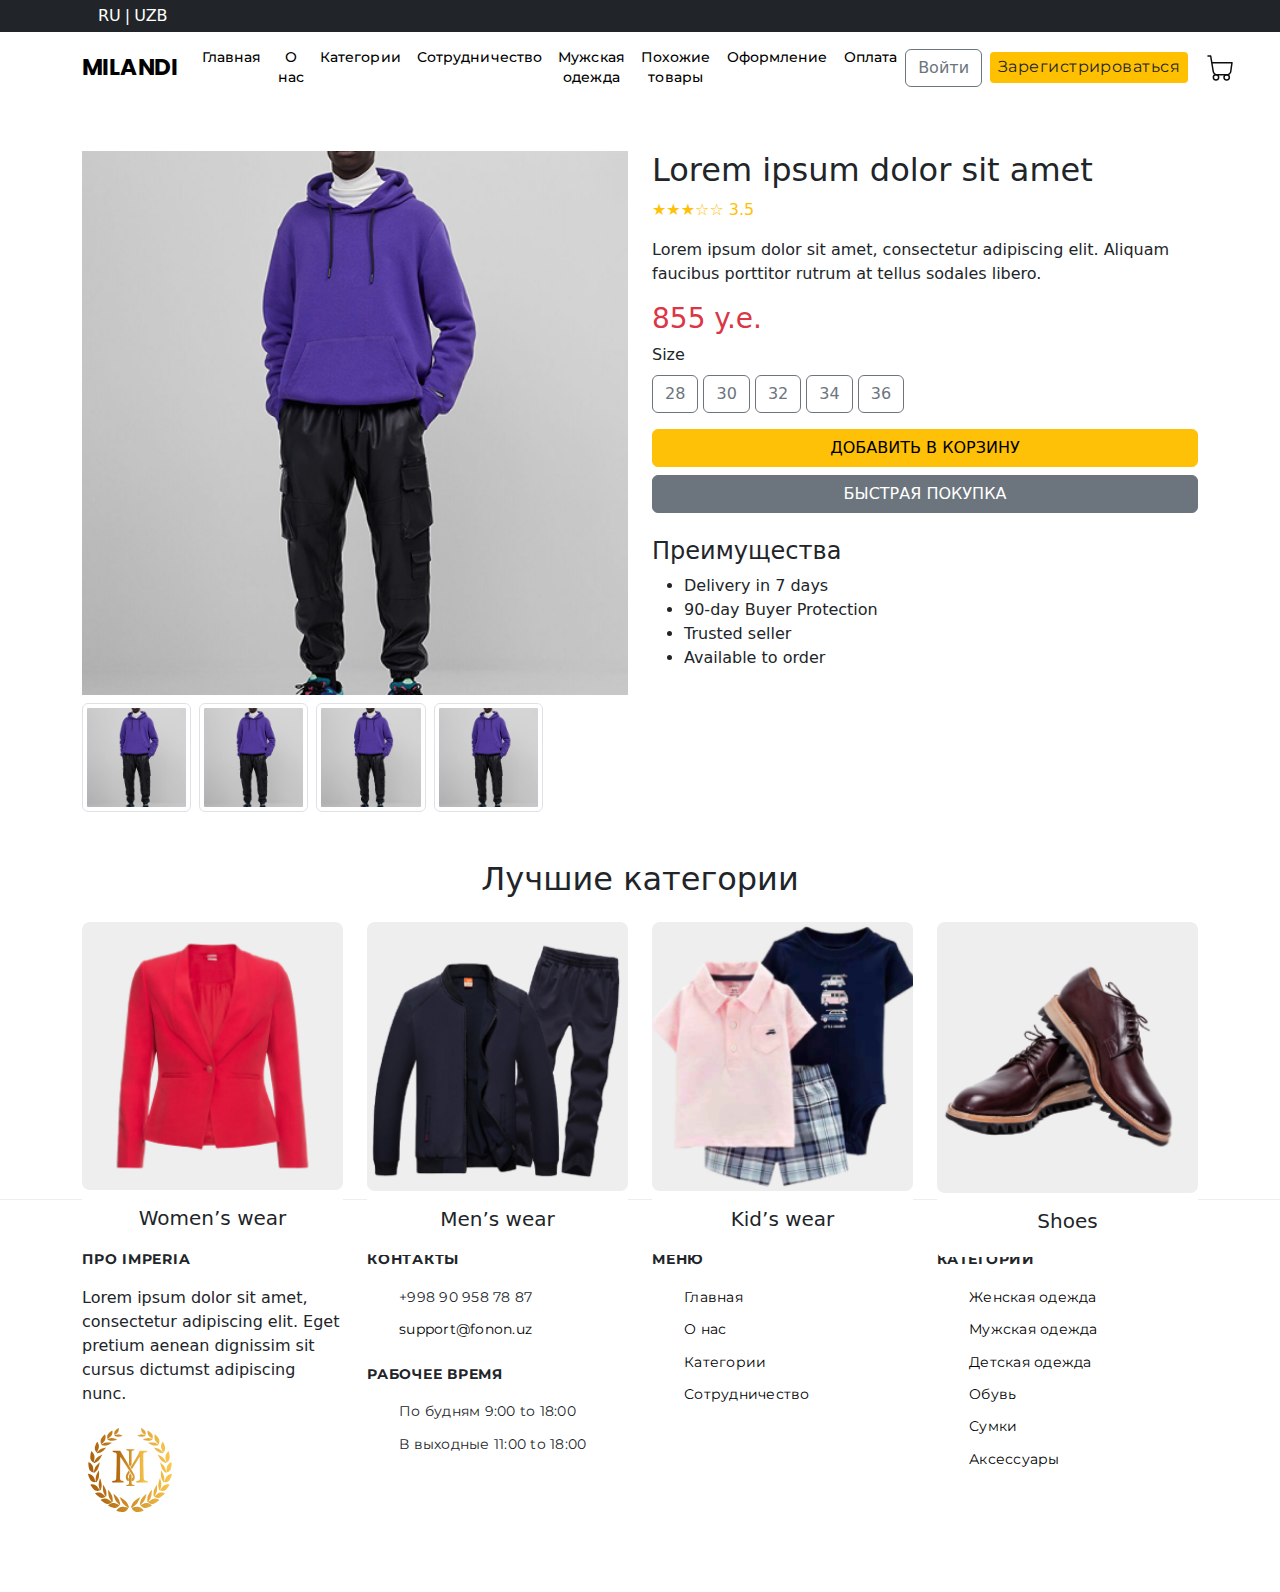
<file: pages/poxoj.html>
<!DOCTYPE html>
<html lang="en">
  <head>
    <meta charset="UTF-8" />
    <meta name="viewport" content="width=device-width, initial-scale=1.0" />
    <title>Похожие товары</title>
    <link rel="stylesheet" href="../scss/bootstrap.css" />
    <link rel="preconnect" href="https://fonts.googleapis.com" />
    <link rel="preconnect" href="https://fonts.gstatic.com" crossorigin />
    <link
      href="https://fonts.googleapis.com/css2?family=Montserrat:ital,wght@0,100..900;1,100..900&family=Poppins:ital,wght@0,100;0,200;0,300;0,400;0,500;0,600;0,700;0,800;0,900;1,100;1,200;1,300;1,400;1,500;1,600;1,700;1,800;1,900&display=swap"
      rel="stylesheet"
    />
    <style>
      /* --- Navbar Panel --- */

      .navbar-brand {
        font-family: Poppins;
        font-weight: 700;
        font-size: 23px;
        line-height: 140%;
        letter-spacing: 0.4px;
        color: #000 !important;
      }

      .nav-link {
        font-family: Montserrat;
        font-weight: 500;
        font-size: 14px;
        line-height: 140%;
        letter-spacing: 0.1px;
        text-align: center;
        color: #000 !important;
      }

      .nav-link:hover {
        color: #ffc000 !important;
      }

      .btn-register {
        border-radius: 4px;
        padding-top: 4px;
        padding-right: 8px;
        padding-bottom: 4px;
        padding-left: 8px;
        background-color: #ffc000;
        border: none;
        font-family: Montserrat;
        font-weight: 400;
        font-size: 16px;
        line-height: 140%;
        letter-spacing: 0.44px;
        text-align: center;
        vertical-align: middle;
      }

      /* --- Footer Panel --- */
      footer {
        padding: 50px 0;
        background-color: #fff;
        border-top: 1px solid #eee;
        /* py-5 bg-white border-top border-light */
      }

      .footer-heading {
        font-family: Montserrat;
        font-weight: 600;
        font-size: 14px;
        line-height: 140%;
        letter-spacing: 0.75px;
        text-transform: uppercase;
        margin-bottom: 16px;
        font-weight: bold;
      }

      .footer-links {
        font-family: Montserrat;
        font-weight: 400;
        font-size: 14px;
        line-height: 160%;
        letter-spacing: 0.25px;
        list-style: none;
      }

      .footer-links li {
        margin-bottom: 10px;
      }

      .footer-links a {
        color: #000;
        text-decoration: none;
      }

      .footer-links a:hover {
        color: #ffc000;
        text-decoration: underline;
      }

      .logo-container {
        margin-top: 15px;
      }

      .logo-container img {
        max-width: 96px;
      }
    </style>
  </head>

  <body>
    <!-- Language selector section -->
    <div class="bg-dark">
      <div class="container">
        <div class="bg-dark text-white py-1 px-3 d-flex">
          <span>RU</span>
          <span class="mx-1">|</span>
          <span>UZB</span>
        </div>
      </div>
    </div>

    <!-- Navbar Section -->
    <header>
      <nav class="navbar navbar-expand-lg navbar-light bg-white">
        <div class="container">
          <a class="navbar-brand" href="../index.html">MILANDI</a>
          <button
            class="navbar-toggler"
            type="button"
            data-bs-toggle="collapse"
            data-bs-target="#navbarNav"
            aria-controls="navbarNav"
            aria-expanded="false"
            aria-label="Toggle navigation"
          >
            <span class="navbar-toggler-icon"></span>
          </button>
          <div class="collapse navbar-collapse" id="navbarNav">
            <ul class="navbar-nav me-auto">
              <li class="nav-item">
                <a class="nav-link" href="../index.html">Главная</a>
              </li>
              <li class="nav-item">
                <a class="nav-link" href="./o_nas.html">О нас</a>
              </li>
              <li class="nav-item">
                <a class="nav-link" href="./categories.html">Категории</a>
              </li>
              <li class="nav-item">
                <a class="nav-link" href="./sotrud.html">Сотрудничество</a>
              </li>
              <li class="nav-item">
                <a class="nav-link" href="./men_filter.html">Мужская одежда</a>
              </li>
              <li class="nav-item">
                <a class="nav-link" href="./poxoj.html">Похожие товары</a>
              </li>
              <li class="nav-item">
                <a class="nav-link" href="./oform.html">Оформление</a>
              </li>
              <li class="nav-item">
                <a class="nav-link" href="./oplata.html">Оплата</a>
              </li>
            </ul>
            <div class="d-flex align-items-center">
              <button class="btn btn-outline-secondary me-2">Войти</button>
              <button class="btn btn-register">Зарегистрироваться</button>
              <a href="#" class="ms-3">
                <img src="../images/cart_logo.svg" alt="cart_logo" />
              </a>
            </div>
          </div>
        </div>
      </nav>
    </header>

    <!-- Main Section -->
    <main class="" style="height: 1000px">
      <div class="container mt-5">
        <div class="row">
          <div class="col-md-6">
            <img
              src="../images/image 23.png"
              class="img-fluid w-100"
              alt="Product Image"
            />
            <div class="d-flex mt-2">
              <img
                src="../images/image 23.png"
                class="img-thumbnail me-2"
                style="width: 20%"
                alt="Thumbnail"
              />
              <img
                src="../images/image 23.png"
                class="img-thumbnail me-2"
                style="width: 20%"
                alt="Thumbnail"
              />
              <img
                src="../images/image 23.png"
                class="img-thumbnail me-2"
                style="width: 20%"
                alt="Thumbnail"
              />
              <img
                src="../images/image 23.png"
                class="img-thumbnail"
                style="width: 20%"
                alt="Thumbnail"
              />
            </div>
          </div>
          <div class="col-md-6">
            <h2>Lorem ipsum dolor sit amet</h2>
            <p class="text-warning">&#9733;&#9733;&#9733;&#9734;&#9734; 3.5</p>
            <p>
              Lorem ipsum dolor sit amet, consectetur adipiscing elit. Aliquam
              faucibus porttitor rutrum at tellus sodales libero.
            </p>
            <h3 class="text-danger">855 y.e.</h3>
            <div class="mb-3">
              <label class="form-label">Size</label>
              <div>
                <button class="btn btn-outline-secondary">28</button>
                <button class="btn btn-outline-secondary">30</button>
                <button class="btn btn-outline-secondary">32</button>
                <button class="btn btn-outline-secondary">34</button>
                <button class="btn btn-outline-secondary">36</button>
              </div>
            </div>
            <button class="btn btn-warning w-100 mb-2">
              ДОБАВИТЬ В КОРЗИНУ
            </button>
            <button class="btn btn-secondary w-100">БЫСТРАЯ ПОКУПКА</button>
            <h4 class="mt-4">Преимущества</h4>
            <ul>
              <li>Delivery in 7 days</li>
              <li>90-day Buyer Protection</li>
              <li>Trusted seller</li>
              <li>Available to order</li>
            </ul>
          </div>
        </div>
      </div>

    </div class= "mb">
  
</div>


<div class="container mt-5">
  <h2 class="text-center">Лучшие категории</h2>
  <div class="row text-center mt-4">
      <div class="col-md-3">
          <div class="card border-0">
              <img src="../images/image 21.png" class="card-img-top" alt="Women's wear">
              <div class="card-body">
                  <h5 class="card-title">Women’s wear</h5>
              </div>
          </div>
      </div>
      <div class="col-md-3">
          <div class="card border-0">
              <img src="../images/image 23 (1).png" class="card-img-top" alt="Men's wear">
              <div class="card-body">
                  <h5 class="card-title">Men’s wear</h5>
              </div>
          </div>
      </div>
      <div class="col-md-3">
          <div class="card border-0">
              <img src="../images/image 24.png" class="card-img-top" alt="Kid's wear">
              <div class="card-body">
                  <h5 class="card-title">Kid’s wear</h5>
              </div>
          </div>
      </div>
      <div class="col-md-3">
          <div class="card border-0">
              <img src="../images/image 25.png" class="card-img-top" alt="Shoes">
              <div class="card-body">
                  <h5 class="card-title">Shoes</h5>
              </div>
          </div>
      </div>
  </div>
</div>
    </main>

    <!-- Footer Section -->
    <footer class="mt-5">
      <div class="container">
        <div class="row">
          <!-- About Column -->
          <div class="col-md-3 mb-4">
            <h5 class="footer-heading">ПРО IMPERIA</h5>
            <p>
              Lorem ipsum dolor sit amet, consectetur adipiscing elit. Eget
              pretium aenean dignissim sit cursus dictumst adipiscing nunc.
            </p>
            <div class="logo-container">
              <img
                src="../images/brand_logo.svg"
                alt="IMPERIA Logo"
                class="img-fluid"
              />
            </div>
          </div>

          <!-- Contacts Column -->
          <div class="col-md-3 mb-4">
            <h5 class="footer-heading">КОНТАКТЫ</h5>
            <ul class="footer-links">
              <li>+998 90 958 78 87</li>
              <li><a href="mailto:support@fonon.uz">support@fonon.uz</a></li>
            </ul>

            <h5 class="footer-heading mt-4">РАБОЧЕЕ ВРЕМЯ</h5>
            <ul class="footer-links">
              <li>По будням 9:00 to 18:00</li>
              <li>В выходные 11:00 to 18:00</li>
            </ul>
          </div>

          <!-- Menu Column -->
          <div class="col-md-3 mb-4">
            <h5 class="footer-heading">МЕНЮ</h5>
            <ul class="footer-links">
              <li><a href="#">Главная</a></li>
              <li><a href="#">О нас</a></li>
              <li><a href="#">Категории</a></li>
              <li><a href="#">Сотрудничество</a></li>
            </ul>
          </div>

          <!-- Categories Column -->
          <div class="col-md-3 mb-4">
            <h5 class="footer-heading">КАТЕГОРИИ</h5>
            <ul class="footer-links">
              <li><a href="#">Женская одежда</a></li>
              <li><a href="#">Мужская одежда</a></li>
              <li><a href="#">Детская одежда</a></li>
              <li><a href="#">Обувь</a></li>
              <li><a href="#">Сумки</a></li>
              <li><a href="#">Аксессуары</a></li>
            </ul>
          </div>
        </div>
      </div>
    </footer>

    <script
      src="https://cdn.jsdelivr.net/npm/bootstrap@5.3.3/dist/js/bootstrap.bundle.min.js"
      integrity="sha384-YvpcrYf0tY3lHB60NNkmXc5s9fDVZLESaAA55NDzOxhy9GkcIdslK1eN7N6jIeHz"
      crossorigin="anonymous"
    ></script>
  </body>
</html>
</file>
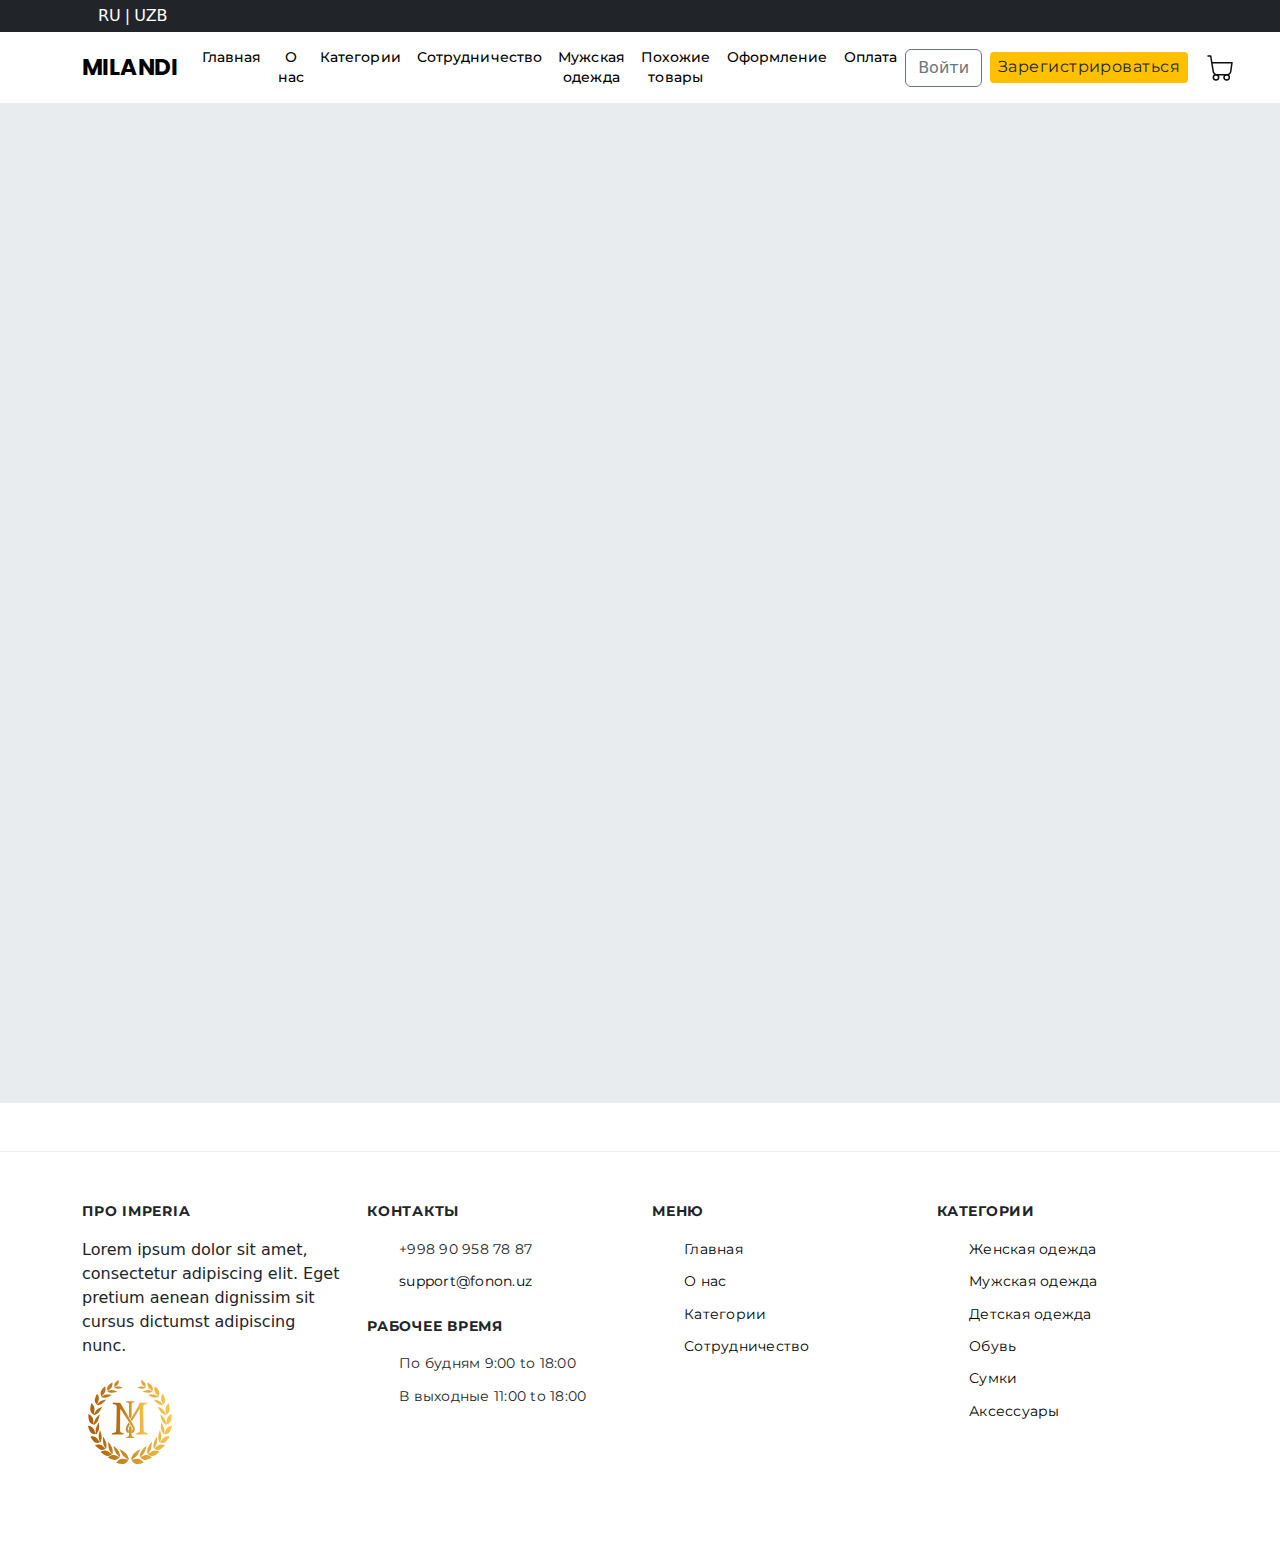
<file: pages/sotrud.html>
<!DOCTYPE html>
<html lang="en">

<head>
  <meta charset="UTF-8">
  <meta name="viewport" content="width=device-width, initial-scale=1.0">
  <title>Сотрудничество</title>
  <link rel="stylesheet" href="../scss/bootstrap.css">
  <link rel="preconnect" href="https://fonts.googleapis.com">
<link rel="preconnect" href="https://fonts.gstatic.com" crossorigin>
<link href="https://fonts.googleapis.com/css2?family=Montserrat:ital,wght@0,100..900;1,100..900&family=Poppins:ital,wght@0,100;0,200;0,300;0,400;0,500;0,600;0,700;0,800;0,900;1,100;1,200;1,300;1,400;1,500;1,600;1,700;1,800;1,900&display=swap" rel="stylesheet">
  <style>
    /* --- Navbar Panel --- */

    .navbar-brand {
      font-family: Poppins;
      font-weight: 700;
      font-size: 23px;
      line-height: 140%;
      letter-spacing: 0.4px;
      color: #000 !important;
    }

    .nav-link {
      font-family: Montserrat;
      font-weight: 500;
      font-size: 14px;
      line-height: 140%;
      letter-spacing: 0.1px;
      text-align: center;
      color: #000 !important;
    }

    .nav-link:hover {
      color: #FFC000 !important;
    }

    .btn-register {
      border-radius: 4px;
      padding-top: 4px;
      padding-right: 8px;
      padding-bottom: 4px;
      padding-left: 8px;
      background-color: #FFC000;
      border: none;
      font-family: Montserrat;
      font-weight: 400;
      font-size: 16px;
      line-height: 140%;
      letter-spacing: 0.44px;
      text-align: center;
      vertical-align: middle;
    }

    /* --- Footer Panel --- */
    footer {
      padding: 50px 0;
      background-color: #fff;
      border-top: 1px solid #eee;
      /* py-5 bg-white border-top border-light */
    }

    .footer-heading {
      font-family: Montserrat;
      font-weight: 600;
      font-size: 14px;
      line-height: 140%;
      letter-spacing: 0.75px;
      text-transform: uppercase;
      margin-bottom: 16px;
      font-weight: bold;
    }

    .footer-links {
      font-family: Montserrat;
      font-weight: 400;
      font-size: 14px;
      line-height: 160%;
      letter-spacing: 0.25px;
      list-style: none;
    }

    .footer-links li {
      margin-bottom: 10px;
    }

    .footer-links a {
      color: #000;
      text-decoration: none;
    }

    .footer-links a:hover {
      color: #FFC000;
      text-decoration: underline;
    }

    .logo-container {
      margin-top: 15px;
    }

    .logo-container img {
      max-width: 96px;
    }
  </style>
</head>

<body>
  <!-- Language selector section -->
  <div class="bg-dark">
    <div class="container">
      <div class="bg-dark text-white py-1 px-3 d-flex">
        <span>RU</span>
        <span class="mx-1">|</span>
        <span>UZB</span>
      </div>
    </div>
  </div>


  <!-- Navbar Section -->
  <header>
    <nav class="navbar navbar-expand-lg navbar-light bg-white">
      <div class="container">
        <a class="navbar-brand" href="../index.html">MILANDI</a>
        <button class="navbar-toggler" type="button" data-bs-toggle="collapse" data-bs-target="#navbarNav"
          aria-controls="navbarNav" aria-expanded="false" aria-label="Toggle navigation">
          <span class="navbar-toggler-icon"></span>
        </button>
        <div class="collapse navbar-collapse" id="navbarNav">
          <ul class="navbar-nav me-auto">
            <li class="nav-item">
              <a class="nav-link" href="../index.html">Главная</a>
            </li>
            <li class="nav-item">
              <a class="nav-link" href="./o_nas.html">О нас</a>
            </li>
            <li class="nav-item">
              <a class="nav-link" href="./categories.html">Категории</a>
            </li>
            <li class="nav-item">
              <a class="nav-link" href="./sotrud.html">Сотрудничество</a>
            </li>
            <li class="nav-item">
              <a class="nav-link" href="./men_filter.html">Мужская одежда</a>
            </li>
            <li class="nav-item">
              <a class="nav-link" href="./poxoj.html">Похожие товары</a>
            </li>
            <li class="nav-item">
              <a class="nav-link" href="./oform.html">Оформление</a>
            </li>
            <li class="nav-item">
              <a class="nav-link" href="./oplata.html">Оплата</a>
            </li>
          </ul>
          <div class="d-flex align-items-center">
            <button class="btn btn-outline-secondary me-2">Войти</button>
            <button class="btn btn-register">Зарегистрироваться</button>
            <a href="#" class="ms-3">
              <img src="../images/cart_logo.svg" alt="cart_logo">
            </a>
          </div>
        </div>
      </div>
    </nav>
  </header>


  <!-- Main Section -->
  <main class="bg-body-secondary" style="height: 1000px;"></main>


  <!-- Footer Section -->
  <footer class="mt-5">
    <div class="container">
      <div class="row">
        <!-- About Column -->
        <div class="col-md-3 mb-4">
          <h5 class="footer-heading">ПРО IMPERIA</h5>
          <p>Lorem ipsum dolor sit amet, consectetur adipiscing elit. Eget pretium aenean dignissim sit cursus dictumst
            adipiscing nunc.</p>
          <div class="logo-container">
            <img
              src="../images/brand_logo.svg" alt="IMPERIA Logo" class="img-fluid">
          </div>
        </div>

        <!-- Contacts Column -->
        <div class="col-md-3 mb-4">
          <h5 class="footer-heading">КОНТАКТЫ</h5>
          <ul class="footer-links">
            <li>+998 90 958 78 87</li>
            <li><a href="mailto:support@fonon.uz">support@fonon.uz</a></li>
          </ul>

          <h5 class="footer-heading mt-4">РАБОЧЕЕ ВРЕМЯ</h5>
          <ul class="footer-links">
            <li>По будням 9:00 to 18:00</li>
            <li>В выходные 11:00 to 18:00</li>
          </ul>
        </div>

        <!-- Menu Column -->
        <div class="col-md-3 mb-4">
          <h5 class="footer-heading">МЕНЮ</h5>
          <ul class="footer-links">
            <li><a href="#">Главная</a></li>
            <li><a href="#">О нас</a></li>
            <li><a href="#">Категории</a></li>
            <li><a href="#">Сотрудничество</a></li>
          </ul>
        </div>

        <!-- Categories Column -->
        <div class="col-md-3 mb-4">
          <h5 class="footer-heading">КАТЕГОРИИ</h5>
          <ul class="footer-links">
            <li><a href="#">Женская одежда</a></li>
            <li><a href="#">Мужская одежда</a></li>
            <li><a href="#">Детская одежда</a></li>
            <li><a href="#">Обувь</a></li>
            <li><a href="#">Сумки</a></li>
            <li><a href="#">Аксессуары</a></li>
          </ul>
        </div>
      </div>
    </div>
  </footer>

  <script src="https://cdn.jsdelivr.net/npm/bootstrap@5.3.3/dist/js/bootstrap.bundle.min.js"
    integrity="sha384-YvpcrYf0tY3lHB60NNkmXc5s9fDVZLESaAA55NDzOxhy9GkcIdslK1eN7N6jIeHz"
    crossorigin="anonymous"></script>
</body>

</html>
</file>
